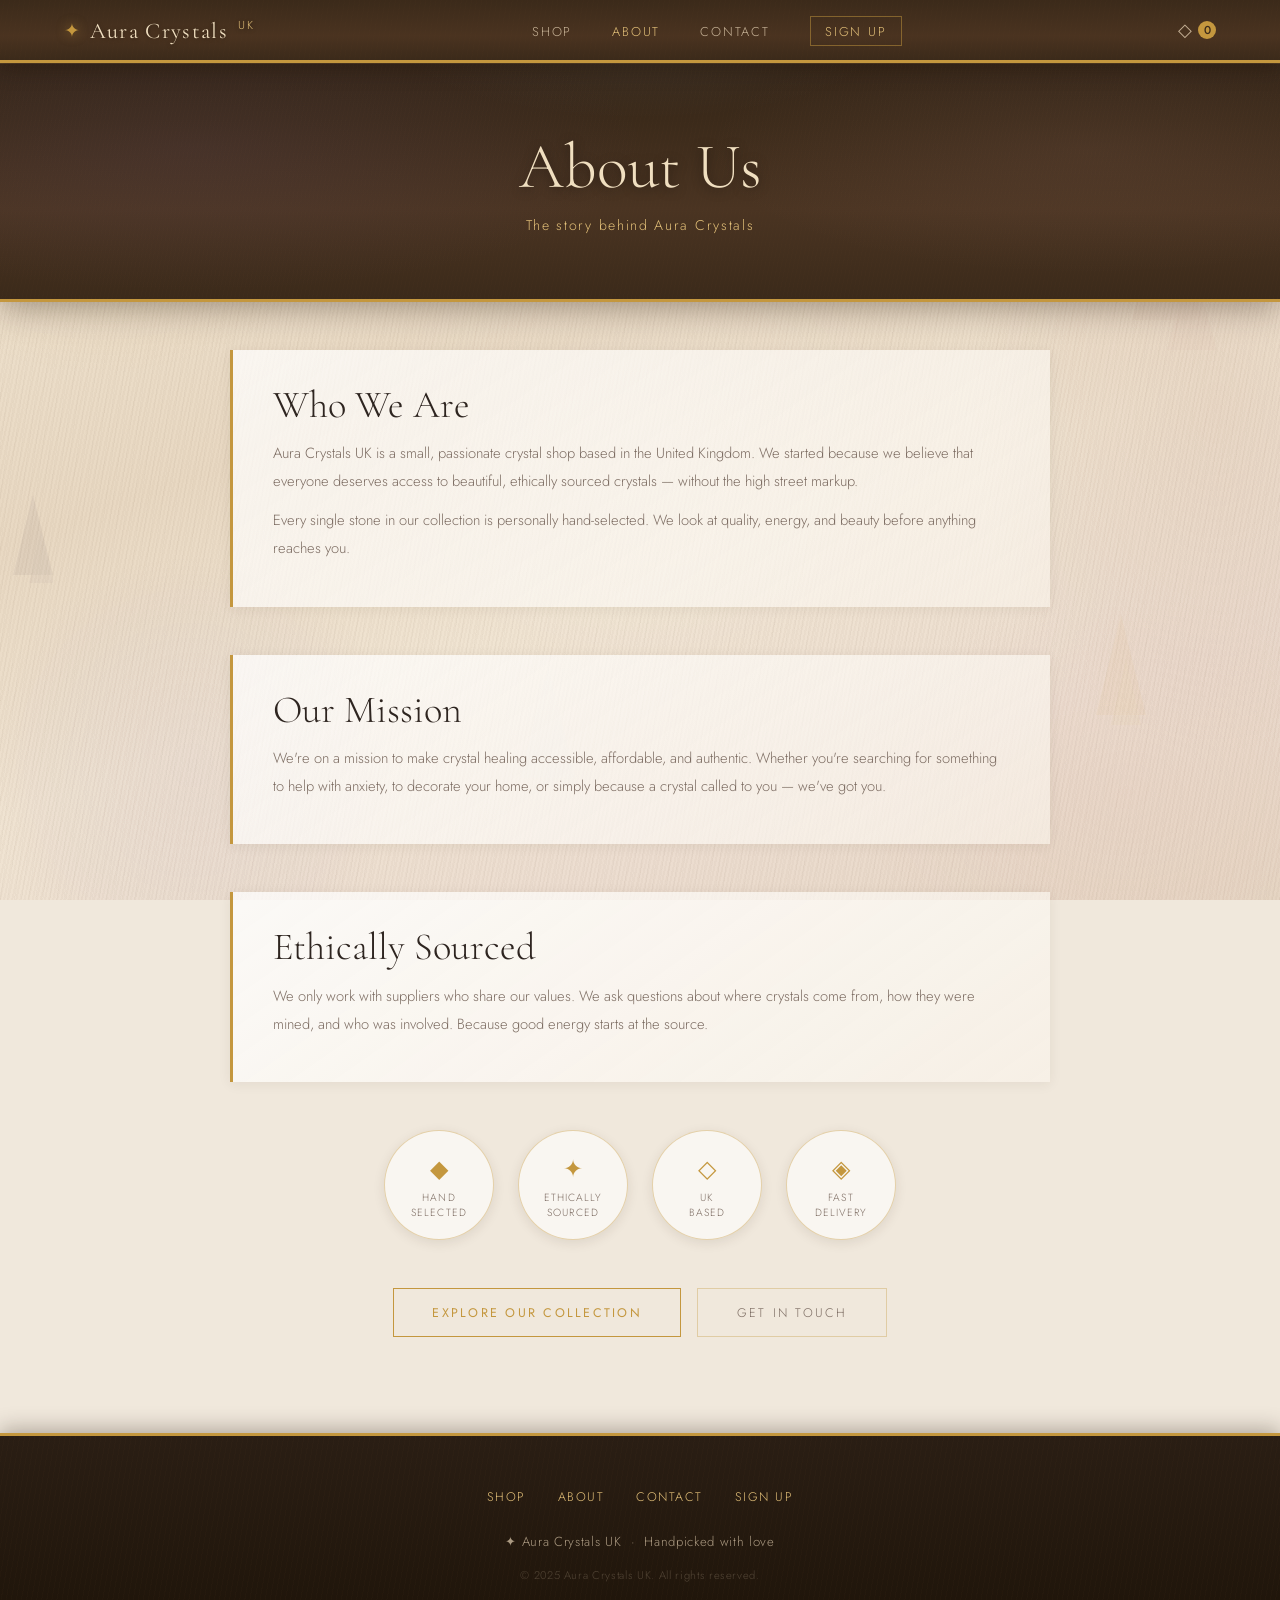
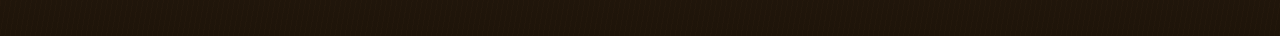
<file: about.html>
<!DOCTYPE html>
<html lang="en">
<head>
  <meta charset="UTF-8" />
  <meta name="viewport" content="width=device-width, initial-scale=1.0" />
  <title>About – Aura Crystals UK</title>
  <link rel="stylesheet" href="style.css" />
  <link href="https://fonts.googleapis.com/css2?family=Cormorant+Garamond:ital,wght@0,300;0,400;1,300&family=Jost:wght@300;400;500&display=swap" rel="stylesheet" />
</head>
<body>
  <div class="bg-scene">
    <div class="bg-crystal bgc-1"></div>
    <div class="bg-crystal bgc-2"></div>
    <div class="bg-crystal bgc-3"></div>
    <div class="bg-crystal bgc-4"></div>
    <div class="bg-crystal bgc-5"></div>
    <div class="bg-crystal bgc-6"></div>
  </div>

  <nav class="navbar">
    <a href="index.html" class="nav-logo">
      <span class="logo-icon">✦</span>
      <span class="logo-text">Aura Crystals <span class="logo-uk">UK</span></span>
    </a>
    <ul class="nav-links">
      <li><a href="shop.html">Shop</a></li>
      <li><a href="about.html" class="active">About</a></li>
      <li><a href="contact.html">Contact</a></li>
      <li><a href="signup.html" class="nav-highlight">Sign Up</a></li>
    </ul>
    <button class="nav-hamburger" id="navHamburger" aria-label="Open menu" onclick="toggleMobileNav()">
      <span></span><span></span><span></span>
    </button>
    <a href="cart.html" class="nav-cart">
      <span class="cart-icon">◇</span>
      <span class="cart-count" id="cartCount">0</span>
    </a>
  </nav>

  <div class="page-hero">
    <h1>About Us</h1>
    <p>The story behind Aura Crystals</p>
  </div>

  <section class="about-page">
    <div class="about-page-inner">
      <div class="about-block">
        <h2>Who We Are</h2>
        <p>Aura Crystals UK is a small, passionate crystal shop based in the United Kingdom. We started because we believe that everyone deserves access to beautiful, ethically sourced crystals — without the high street markup.</p>
        <p>Every single stone in our collection is personally hand-selected. We look at quality, energy, and beauty before anything reaches you.</p>
      </div>
      <div class="about-block">
        <h2>Our Mission</h2>
        <p>We're on a mission to make crystal healing accessible, affordable, and authentic. Whether you're searching for something to help with anxiety, to decorate your home, or simply because a crystal called to you — we've got you.</p>
      </div>
      <div class="about-block">
        <h2>Ethically Sourced</h2>
        <p>We only work with suppliers who share our values. We ask questions about where crystals come from, how they were mined, and who was involved. Because good energy starts at the source.</p>
      </div>
      <div class="about-badges">
        <div class="badge"><span>◆</span><p>Hand<br/>Selected</p></div>
        <div class="badge"><span>✦</span><p>Ethically<br/>Sourced</p></div>
        <div class="badge"><span>◇</span><p>UK<br/>Based</p></div>
        <div class="badge"><span>◈</span><p>Fast<br/>Delivery</p></div>
      </div>
      <div class="about-cta">
        <a href="shop.html" class="btn-primary">Explore Our Collection</a>
        <a href="contact.html" class="btn-secondary">Get in Touch</a>
      </div>
    </div>
  </section>

  <footer class="footer">
    <div class="footer-links">
      <a href="shop.html">Shop</a>
      <a href="about.html">About</a>
      <a href="contact.html">Contact</a>
      <a href="signup.html">Sign Up</a>
    </div>
    <p>✦ Aura Crystals UK &nbsp;·&nbsp; Handpicked with love</p>
    <p class="footer-small">© 2025 Aura Crystals UK. All rights reserved.</p>
  </footer>

  <script src="script.js"></script>
</body>
</html>
</file>
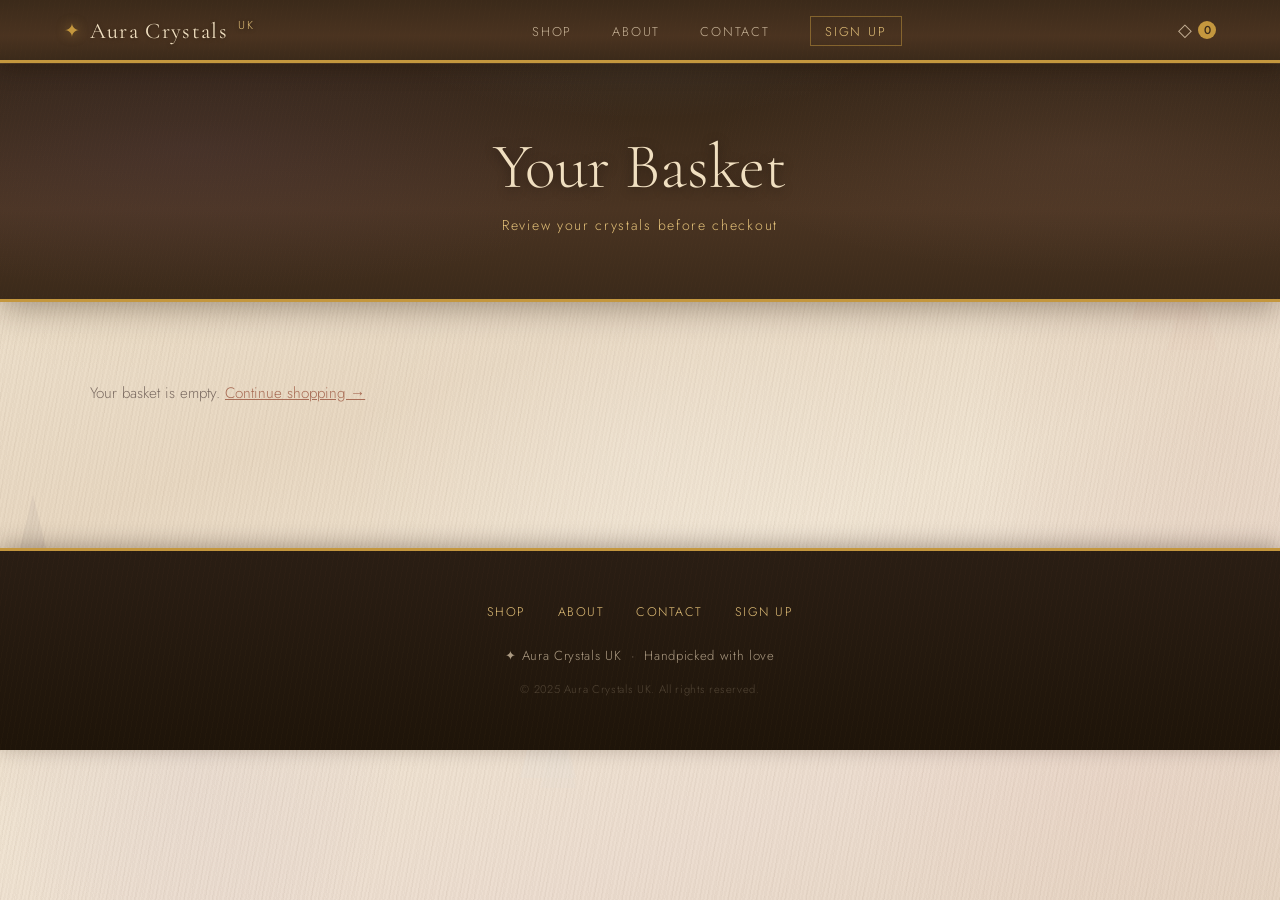
<file: cart.html>
<!DOCTYPE html>
<html lang="en">
<head>
  <meta charset="UTF-8" />
  <meta name="viewport" content="width=device-width, initial-scale=1.0" />
  <title>Basket – Aura Crystals UK</title>
  <link rel="stylesheet" href="style.css" />
  <link href="https://fonts.googleapis.com/css2?family=Cormorant+Garamond:ital,wght@0,300;0,400;1,300&family=Jost:wght@300;400;500&display=swap" rel="stylesheet" />
</head>
<body>
  <div class="bg-scene">
    <div class="bg-crystal bgc-1"></div>
    <div class="bg-crystal bgc-2"></div>
    <div class="bg-crystal bgc-3"></div>
    <div class="bg-crystal bgc-4"></div>
    <div class="bg-crystal bgc-5"></div>
    <div class="bg-crystal bgc-6"></div>
  </div>

  <nav class="navbar">
    <a href="index.html" class="nav-logo">
      <span class="logo-icon">✦</span>
      <span class="logo-text">Aura Crystals <span class="logo-uk">UK</span></span>
    </a>
    <ul class="nav-links">
      <li><a href="shop.html">Shop</a></li>
      <li><a href="about.html">About</a></li>
      <li><a href="contact.html">Contact</a></li>
      <li><a href="signup.html" class="nav-highlight">Sign Up</a></li>
    </ul>
    <button class="nav-hamburger" id="navHamburger" aria-label="Open menu" onclick="toggleMobileNav()">
      <span></span><span></span><span></span>
    </button>
    <a href="cart.html" class="nav-cart active">
      <span class="cart-icon">◇</span>
      <span class="cart-count" id="cartCount">0</span>
    </a>
  </nav>

  <div class="page-hero">
    <h1>Your Basket</h1>
    <p>Review your crystals before checkout</p>
  </div>

  <section class="cart-page">
    <div class="cart-page-inner">
      <div id="cartPageItems"></div>

      <div class="order-summary" id="orderSummary" style="display:none;">
        <h3>Order Summary</h3>
        <div id="summaryLines"></div>
        <div class="summary-row summary-total">
          <span>Total</span>
          <span id="summaryTotal">£0.00</span>
        </div>
        <div class="checkout-section">
          <h3>Delivery Details</h3>
          <div class="form-row">
            <div class="form-group">
              <label>First Name</label>
              <input type="text" id="delivFirst" placeholder="Jane" />
            </div>
            <div class="form-group">
              <label>Last Name</label>
              <input type="text" id="delivLast" placeholder="Smith" />
            </div>
          </div>
          <div class="form-group">
            <label>Email Address</label>
            <input type="email" id="delivEmail" placeholder="jane@email.com" />
          </div>
          <div class="form-group">
            <label>Address Line 1</label>
            <input type="text" id="delivAddr1" placeholder="12 Crystal Lane" />
          </div>
          <div class="form-row">
            <div class="form-group">
              <label>City</label>
              <input type="text" id="delivCity" placeholder="London" />
            </div>
            <div class="form-group">
              <label>Postcode</label>
              <input type="text" id="delivPostcode" placeholder="SW1A 1AA" />
            </div>
          </div>
          <div class="payment-notice">
            <p>This is a demo checkout. No real payment will be taken.</p>
            <p class="payment-sub">Real payments can be wired up via Stripe or PayPal.</p>
          </div>
          <button class="btn-primary full-width checkout-btn" onclick="simulateCheckout()">
            Complete Order ✦
          </button>
          <div class="payment-icons">
            <span>VISA</span>
            <span>MASTERCARD</span>
            <span>PAYPAL</span>
            <span>AMEX</span>
          </div>
        </div>
      </div>
    </div>
  </section>

  <div class="order-success hidden" id="orderSuccess">
    <div class="success-inner">
      <span class="success-icon">✦</span>
      <h2>Order Placed!</h2>
      <p>Thank you for your order. We'll send your crystals with love and care. Check your email for confirmation.</p>
      <a href="shop.html" class="btn-primary" style="opacity:1;animation:none;">Continue Shopping</a>
    </div>
  </div>

  <footer class="footer">
    <div class="footer-links">
      <a href="shop.html">Shop</a>
      <a href="about.html">About</a>
      <a href="contact.html">Contact</a>
      <a href="signup.html">Sign Up</a>
    </div>
    <p>✦ Aura Crystals UK &nbsp;·&nbsp; Handpicked with love</p>
    <p class="footer-small">© 2025 Aura Crystals UK. All rights reserved.</p>
  </footer>

  <script src="script.js"></script>
</body>
</html>
</file>
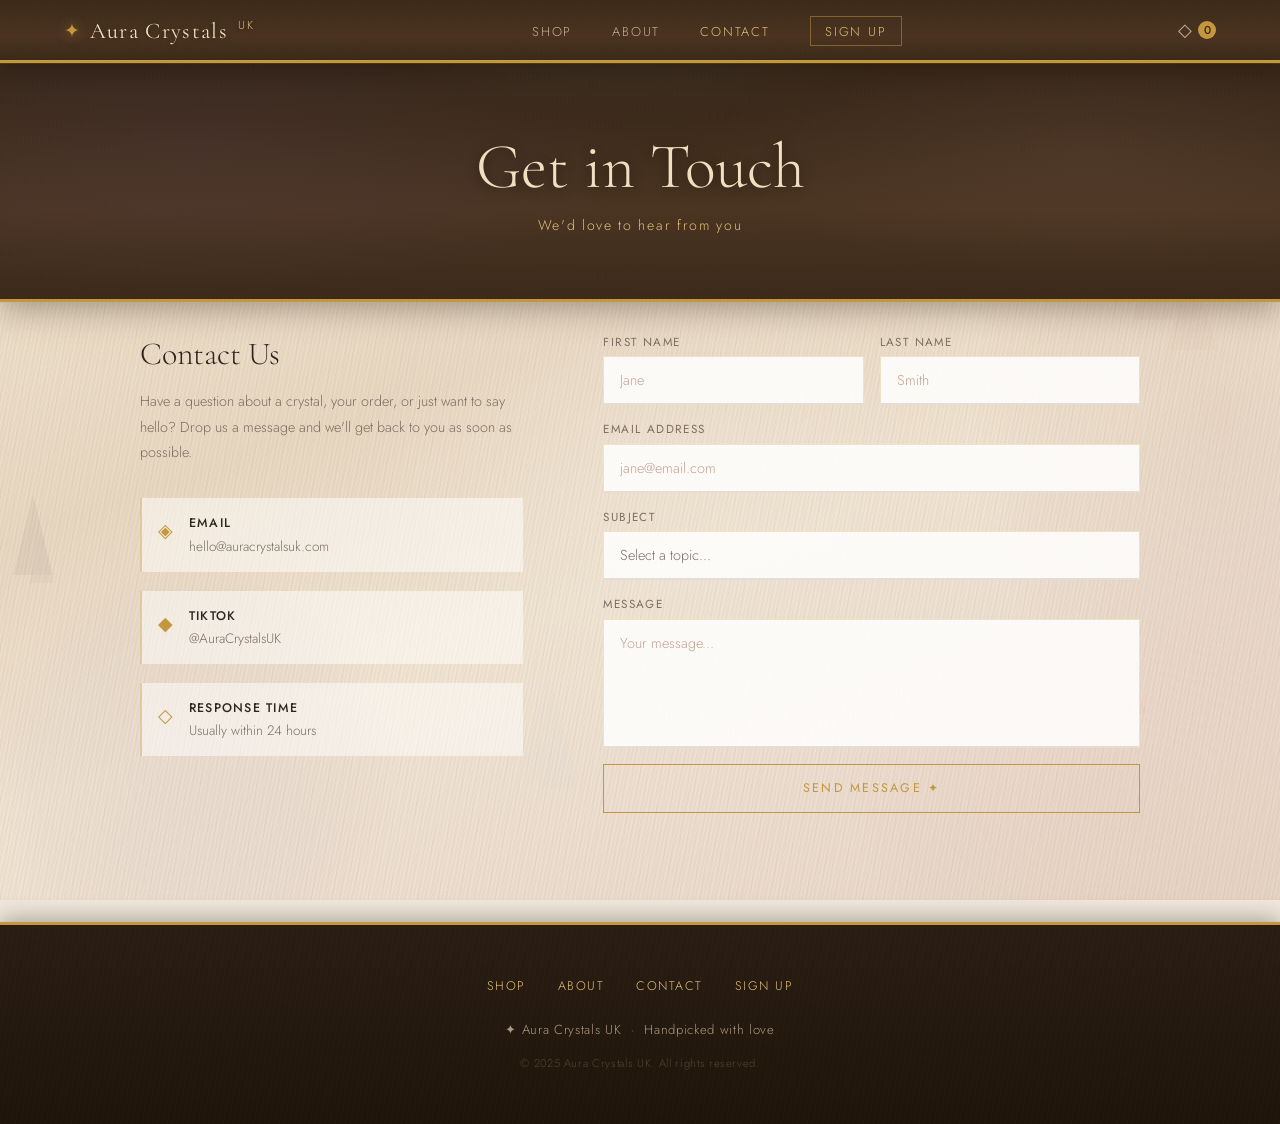
<file: contact.html>
<!DOCTYPE html>
<html lang="en">
<head>
  <meta charset="UTF-8" />
  <meta name="viewport" content="width=device-width, initial-scale=1.0" />
  <title>Contact – Aura Crystals UK</title>
  <link rel="stylesheet" href="style.css" />
  <link href="https://fonts.googleapis.com/css2?family=Cormorant+Garamond:ital,wght@0,300;0,400;1,300&family=Jost:wght@300;400;500&display=swap" rel="stylesheet" />
</head>
<body>
  <div class="bg-scene">
    <div class="bg-crystal bgc-1"></div>
    <div class="bg-crystal bgc-2"></div>
    <div class="bg-crystal bgc-3"></div>
    <div class="bg-crystal bgc-4"></div>
    <div class="bg-crystal bgc-5"></div>
    <div class="bg-crystal bgc-6"></div>
  </div>

  <nav class="navbar">
    <a href="index.html" class="nav-logo">
      <span class="logo-icon">✦</span>
      <span class="logo-text">Aura Crystals <span class="logo-uk">UK</span></span>
    </a>
    <ul class="nav-links">
      <li><a href="shop.html">Shop</a></li>
      <li><a href="about.html">About</a></li>
      <li><a href="contact.html" class="active">Contact</a></li>
      <li><a href="signup.html" class="nav-highlight">Sign Up</a></li>
    </ul>
    <button class="nav-hamburger" id="navHamburger" aria-label="Open menu" onclick="toggleMobileNav()">
      <span></span><span></span><span></span>
    </button>
    <a href="cart.html" class="nav-cart">
      <span class="cart-icon">◇</span>
      <span class="cart-count" id="cartCount">0</span>
    </a>
  </nav>

  <div class="page-hero">
    <h1>Get in Touch</h1>
    <p>We'd love to hear from you</p>
  </div>

  <section class="contact-page">
    <div class="contact-page-inner">
      <div class="contact-info">
        <h2>Contact Us</h2>
        <p>Have a question about a crystal, your order, or just want to say hello? Drop us a message and we'll get back to you as soon as possible.</p>
        <div class="contact-details">
          <div class="contact-detail-item">
            <span class="detail-icon">◈</span>
            <div><strong>Email</strong><p>hello@auracrystalsuk.com</p></div>
          </div>
          <div class="contact-detail-item">
            <span class="detail-icon">◆</span>
            <div><strong>TikTok</strong><p>@AuraCrystalsUK</p></div>
          </div>
          <div class="contact-detail-item">
            <span class="detail-icon">◇</span>
            <div><strong>Response Time</strong><p>Usually within 24 hours</p></div>
          </div>
        </div>
      </div>
      <div class="contact-form-wrap">
        <form class="contact-form" id="contactForm">
          <div class="form-row">
            <div class="form-group">
              <label>First Name</label>
              <input type="text" id="contactFirst" placeholder="Jane" required />
            </div>
            <div class="form-group">
              <label>Last Name</label>
              <input type="text" id="contactLast" placeholder="Smith" required />
            </div>
          </div>
          <div class="form-group">
            <label>Email Address</label>
            <input type="email" id="contactEmail" placeholder="jane@email.com" required />
          </div>
          <div class="form-group">
            <label>Subject</label>
            <select id="contactSubject">
              <option value="">Select a topic...</option>
              <option value="order">My Order</option>
              <option value="product">Product Question</option>
              <option value="wholesale">Wholesale Enquiry</option>
              <option value="other">Other</option>
            </select>
          </div>
          <div class="form-group">
            <label>Message</label>
            <textarea id="contactMessage" rows="5" placeholder="Your message..." required></textarea>
          </div>
          <button type="submit" class="btn-primary full-width">Send Message ✦</button>
          <p class="form-confirm" id="formConfirm"></p>
        </form>
      </div>
    </div>
  </section>

  <footer class="footer">
    <div class="footer-links">
      <a href="shop.html">Shop</a>
      <a href="about.html">About</a>
      <a href="contact.html">Contact</a>
      <a href="signup.html">Sign Up</a>
    </div>
    <p>✦ Aura Crystals UK &nbsp;·&nbsp; Handpicked with love</p>
    <p class="footer-small">© 2025 Aura Crystals UK. All rights reserved.</p>
  </footer>

  <script src="script.js"></script>
</body>
</html>
</file>
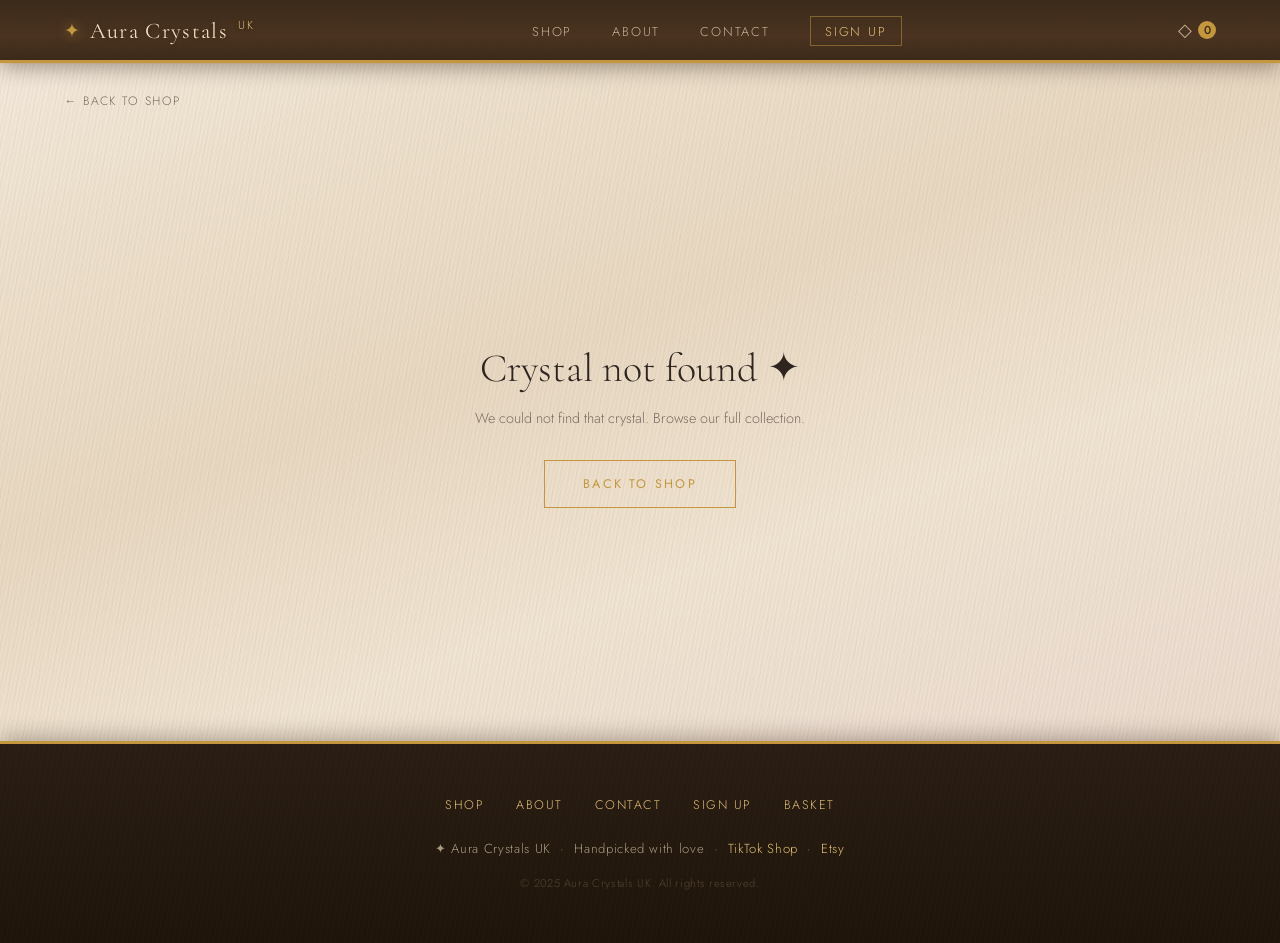
<file: crystal.html>
<!DOCTYPE html>
<html lang="en">
<head>
  <meta charset="UTF-8" />
  <meta name="viewport" content="width=device-width, initial-scale=1.0" />
  <title>Crystal Detail – Aura Crystals UK</title>
  <link href="https://fonts.googleapis.com/css2?family=Cormorant+Garamond:ital,wght@0,300;0,400;0,600;1,300;1,400&family=Jost:wght@200;300;400;500&display=swap" rel="stylesheet" />
  <style>
    :root {
      --cream:        #f7f2ec;
      --parchment:    #ede4d6;
      --blush:        #dfc9b4;
      --muted-rose:   #c4a08e;
      --stone:        #7d6d63;
      --deep:         #2e2520;
      --accent:       #a86d56;
      --gold:         #c4973e;
      --gold-light:   #e2bf78;
      --wood-dark:    #3b2a1a;
      --wood-mid:     #5c3d22;
      --wood-light:   #8b5e35;
      --font-display: 'Cormorant Garamond', serif;
      --font-body:    'Jost', sans-serif;
      --crystal-color: #c4973e;
    }

    *, *::before, *::after { box-sizing: border-box; margin: 0; padding: 0; }
    html { scroll-behavior: smooth; }

    body {
      font-family: var(--font-body);
      color: var(--deep);
      min-height: 100vh;
      overflow-x: hidden;
      background-color: #f0e8dc;
    }

    body::before {
      content: '';
      position: fixed;
      inset: 0;
      z-index: 0;
      pointer-events: none;
      background-image:
        repeating-linear-gradient(102deg, transparent, transparent 2px, rgba(92,61,34,0.03) 2px, rgba(92,61,34,0.03) 4px),
        repeating-linear-gradient(98deg, transparent, transparent 6px, rgba(59,42,26,0.025) 6px, rgba(59,42,26,0.025) 7px),
        linear-gradient(160deg, #f5ece0 0%, #ede0cc 20%, #e8d8c2 40%, #f0e4d2 60%, #ecddd0 80%, #e6d6c4 100%);
    }

    /* NAVBAR */
    .navbar {
      position: fixed;
      top: 0; left: 0; right: 0;
      z-index: 100;
      display: flex;
      align-items: center;
      justify-content: space-between;
      padding: 1rem 4rem;
      background:
        repeating-linear-gradient(100deg, transparent, transparent 4px, rgba(92,61,34,0.05) 4px, rgba(92,61,34,0.05) 5px),
        linear-gradient(180deg, #3b2a1a 0%, #4a3320 60%, #3b2a1a 100%);
      border-bottom: 3px solid var(--gold);
      box-shadow: 0 4px 20px rgba(30,15,5,0.4), 0 1px 0 rgba(255,200,100,0.15);
    }
    .nav-logo { display: flex; align-items: center; gap: 0.6rem; text-decoration: none; }
    .logo-icon {
      color: var(--gold); font-size: 1.2rem;
      animation: spin-slow 10s linear infinite;
      display: inline-block;
      filter: drop-shadow(0 0 6px rgba(196,151,62,0.6));
    }
    @keyframes spin-slow { from { transform: rotate(0deg); } to { transform: rotate(360deg); } }
    .logo-text {
      font-family: var(--font-display); font-size: 1.4rem; font-weight: 400;
      color: #f0dfc0; letter-spacing: 0.06em; text-shadow: 0 1px 4px rgba(0,0,0,0.4);
    }
    .logo-uk {
      font-size: 0.72rem; font-family: var(--font-body); font-weight: 300;
      letter-spacing: 0.18em; color: var(--gold-light); margin-left: 4px; vertical-align: super;
    }
    .nav-links { display: flex; list-style: none; gap: 2.5rem; }
    .nav-links a {
      font-family: var(--font-body); font-size: 0.8rem; font-weight: 300;
      letter-spacing: 0.14em; text-transform: uppercase;
      color: rgba(240,220,190,0.75); text-decoration: none; transition: color 0.3s;
    }
    .nav-links a:hover { color: var(--gold-light); }
    .nav-highlight { color: var(--gold-light) !important; border: 1px solid rgba(196,151,62,0.5); padding: 0.3rem 0.9rem; }
    .nav-cart {
      display: flex; align-items: center; gap: 0.35rem; cursor: pointer;
      font-size: 1.1rem; color: rgba(240,220,190,0.75); text-decoration: none; transition: color 0.3s;
    }
    .nav-cart:hover { color: var(--gold-light); }
    .cart-count {
      font-family: var(--font-body); font-size: 0.72rem; font-weight: 500;
      background: var(--gold); color: var(--wood-dark);
      width: 18px; height: 18px; border-radius: 50%;
      display: flex; align-items: center; justify-content: center;
    }

    /* WOOD DIVIDER */
    .wood-divider {
      position: relative; z-index: 1; height: 6px;
      background: linear-gradient(90deg, var(--wood-dark) 0%, var(--wood-mid) 15%, var(--wood-light) 30%, #a07040 45%, var(--wood-light) 55%, var(--wood-mid) 70%, var(--wood-dark) 85%, var(--wood-mid) 100%);
      box-shadow: 0 2px 8px rgba(30,15,5,0.25), inset 0 1px 0 rgba(255,200,120,0.2), inset 0 -1px 0 rgba(0,0,0,0.3);
    }

    /* BREADCRUMB */
    .breadcrumb-bar {
      position: relative; z-index: 1;
      padding: 5.5rem 4rem 0;
    }
    .breadcrumb {
      display: inline-flex; align-items: center; gap: 0.5rem;
      font-size: 0.76rem; font-weight: 300; letter-spacing: 0.12em;
      text-transform: uppercase; color: var(--stone); text-decoration: none;
      transition: color 0.3s;
    }
    .breadcrumb:hover { color: var(--gold); }

    /* CRYSTAL HERO */
    .crystal-hero {
      position: relative; z-index: 1;
      display: grid;
      grid-template-columns: 1fr 1fr;
      gap: 0;
      min-height: 80vh;
      margin-top: 1rem;
    }

    /* LEFT — image panel */
    .crystal-image-panel {
      position: relative;
      overflow: hidden;
      background: var(--wood-dark);
    }
    .crystal-image-panel::before {
      content: '';
      position: absolute;
      top: 0; left: 0; bottom: 0;
      width: 5px;
      background: var(--crystal-color);
      z-index: 2;
      box-shadow: 0 0 20px rgba(196,151,62,0.4);
    }
    .crystal-image-panel::after {
      content: '';
      position: absolute; inset: 0;
      background:
        linear-gradient(to right, transparent 70%, rgba(240,232,220,0.18) 100%),
        linear-gradient(to bottom, rgba(0,0,0,0.15) 0%, transparent 30%, transparent 70%, rgba(0,0,0,0.2) 100%);
      pointer-events: none;
      z-index: 1;
    }
    .crystal-hero-img {
      width: 100%; height: 100%;
      object-fit: cover; object-position: center;
      display: block;
      transition: transform 0.8s cubic-bezier(0.25,0.46,0.45,0.94);
    }
    .crystal-image-panel:hover .crystal-hero-img { transform: scale(1.04); }
    .crystal-img-fallback {
      position: absolute; inset: 0;
      display: flex; align-items: center; justify-content: center;
      font-size: 8rem; opacity: 0.9;
    }

    /* RIGHT — info panel */
    .crystal-info-panel {
      position: relative;
      padding: 3.5rem 4rem;
      background:
        repeating-linear-gradient(100deg, transparent, transparent 4px, rgba(92,61,34,0.04) 4px, rgba(92,61,34,0.04) 5px),
        linear-gradient(160deg, #ede4d6 0%, #e4d8c5 50%, #ede0d0 100%);
      display: flex; flex-direction: column;
      justify-content: center; gap: 1.4rem;
    }
    .crystal-eyebrow {
      font-size: 0.7rem; font-weight: 300; letter-spacing: 0.22em;
      text-transform: uppercase; color: var(--gold);
      opacity: 0; animation: fadeUp 0.6s ease forwards 0.2s;
    }
    .crystal-name {
      font-family: var(--font-display);
      font-size: clamp(2.4rem, 4vw, 3.8rem);
      font-weight: 300; line-height: 1.05; color: var(--deep);
      text-shadow: 0 2px 8px rgba(0,0,0,0.08);
      opacity: 0; animation: fadeUp 0.6s ease forwards 0.35s;
    }
    .crystal-tagline {
      font-family: var(--font-display);
      font-size: 1.1rem; font-weight: 300; font-style: italic;
      color: var(--stone); line-height: 1.5;
      opacity: 0; animation: fadeUp 0.6s ease forwards 0.5s;
    }
    .crystal-price-row {
      display: flex; align-items: center; gap: 1.5rem;
      opacity: 0; animation: fadeUp 0.6s ease forwards 0.6s;
    }
    .crystal-price {
      font-family: var(--font-display);
      font-size: 2.2rem; font-weight: 600; color: var(--accent);
    }
    .crystal-stock {
      font-size: 0.72rem; font-weight: 300; letter-spacing: 0.14em;
      text-transform: uppercase; color: var(--stone);
      display: flex; align-items: center; gap: 0.4rem;
    }
    .crystal-stock::before {
      content: '';
      width: 7px; height: 7px; border-radius: 50%;
      background: #7aaa7a;
      box-shadow: 0 0 6px rgba(122,170,122,0.6);
      display: inline-block;
    }

    /* Property tags */
    .crystal-properties {
      display: flex; flex-wrap: wrap; gap: 0.5rem;
      opacity: 0; animation: fadeUp 0.6s ease forwards 0.7s;
    }
    .prop-tag {
      font-size: 0.68rem; font-weight: 400; letter-spacing: 0.12em;
      text-transform: uppercase; color: var(--wood-mid);
      border: 1px solid rgba(92,61,34,0.25);
      padding: 0.3rem 0.75rem;
      background: rgba(255,255,255,0.55);
      transition: border-color 0.3s, color 0.3s, background 0.3s;
    }
    .prop-tag:hover { border-color: var(--gold); color: var(--gold); background: rgba(196,151,62,0.07); }

    /* Qty + Add to cart */
    .cart-row {
      display: flex; align-items: center; gap: 1rem; flex-wrap: wrap;
      opacity: 0; animation: fadeUp 0.6s ease forwards 0.85s;
    }
    .qty-control {
      display: flex; align-items: center;
      border: 1px solid rgba(196,151,62,0.4);
      background: rgba(255,255,255,0.6);
    }
    .qty-control button {
      width: 40px; height: 46px;
      background: none; border: none;
      font-size: 1.2rem; color: var(--stone);
      cursor: pointer; transition: color 0.2s, background 0.2s;
      font-family: var(--font-body);
    }
    .qty-control button:hover { color: var(--gold); background: rgba(196,151,62,0.08); }
    .qty-control .qty-display {
      min-width: 44px; text-align: center;
      font-size: 0.95rem; font-weight: 400; color: var(--deep);
      padding: 0 0.5rem;
      border-left: 1px solid rgba(196,151,62,0.25);
      border-right: 1px solid rgba(196,151,62,0.25);
      line-height: 46px;
    }
    .btn-add-to-cart {
      flex: 1; min-width: 180px;
      padding: 0.85rem 2rem;
      background: var(--wood-dark);
      border: 1px solid var(--gold);
      color: var(--gold-light);
      font-family: var(--font-body); font-size: 0.78rem;
      font-weight: 400; letter-spacing: 0.18em; text-transform: uppercase;
      cursor: pointer;
      transition: background 0.3s, color 0.3s, box-shadow 0.3s, transform 0.2s;
      position: relative; overflow: hidden;
    }
    .btn-add-to-cart::after {
      content: '';
      position: absolute; inset: 0;
      background: linear-gradient(135deg, rgba(196,151,62,0) 40%, rgba(196,151,62,0.15) 100%);
      opacity: 0; transition: opacity 0.3s;
    }
    .btn-add-to-cart:hover {
      background: #4a3320;
      box-shadow: 0 6px 25px rgba(30,15,5,0.35);
      transform: translateY(-2px);
    }
    .btn-add-to-cart:hover::after { opacity: 1; }
    .btn-add-to-cart:active { transform: translateY(0); }
    .btn-add-to-cart.added { background: var(--accent); border-color: var(--accent); color: white; }
    .btn-wishlist {
      width: 46px; height: 46px;
      background: rgba(255,255,255,0.55);
      border: 1px solid rgba(196,151,62,0.35);
      color: var(--muted-rose); font-size: 1rem;
      cursor: pointer; transition: all 0.3s;
      display: flex; align-items: center; justify-content: center;
    }
    .btn-wishlist:hover { border-color: var(--accent); color: var(--accent); background: rgba(168,109,86,0.08); }

    /* DETAIL TABS */
    .detail-section {
      position: relative; z-index: 1;
      padding: 4rem 4rem 5rem;
    }
    .tabs {
      display: flex; gap: 0;
      border-bottom: 2px solid rgba(196,151,62,0.2);
      margin-bottom: 2.5rem;
      overflow-x: auto;
    }
    .tab-btn {
      padding: 0.85rem 2rem;
      background: none; border: none;
      font-family: var(--font-body); font-size: 0.78rem;
      font-weight: 300; letter-spacing: 0.14em; text-transform: uppercase;
      color: var(--stone); cursor: pointer;
      border-bottom: 2px solid transparent;
      margin-bottom: -2px;
      transition: color 0.3s, border-color 0.3s;
      white-space: nowrap;
    }
    .tab-btn.active { color: var(--gold); border-bottom-color: var(--gold); }
    .tab-btn:hover:not(.active) { color: var(--deep); }
    .tab-panel { display: none; animation: fadeUp 0.4s ease; }
    .tab-panel.active { display: block; }
    .tab-content { max-width: 720px; }
    .tab-content p {
      font-size: 0.95rem; font-weight: 300;
      line-height: 1.95; color: var(--stone);
      margin-bottom: 1rem;
    }
    .tab-content p:last-child { margin-bottom: 0; }

    /* RELATED CRYSTALS */
    .related-section {
      position: relative; z-index: 1;
      padding: 3rem 4rem 5rem;
      background:
        repeating-linear-gradient(100deg, transparent, transparent 4px, rgba(92,61,34,0.04) 4px, rgba(92,61,34,0.04) 5px),
        linear-gradient(170deg, #ede4d6 0%, #e4d8c5 40%, #eae0d0 70%, #e6dac8 100%);
    }
    .section-header { text-align: center; margin-bottom: 2.5rem; }
    .section-header h2 {
      font-family: var(--font-display);
      font-size: clamp(1.8rem, 3vw, 2.6rem);
      font-weight: 300; color: var(--deep); margin-bottom: 0.4rem;
    }
    .section-header p { font-size: 0.85rem; font-weight: 300; color: var(--stone); letter-spacing: 0.1em; }
    .related-grid {
      display: grid;
      grid-template-columns: repeat(auto-fill, minmax(200px, 1fr));
      gap: 1.5rem; max-width: 1100px; margin: 0 auto;
    }
    .related-card {
      display: block; text-decoration: none;
      background: linear-gradient(160deg, rgba(255,255,255,0.85) 0%, rgba(250,244,235,0.9) 100%);
      border: 1px solid rgba(196,151,62,0.18);
      border-bottom: 4px solid rgba(92,61,34,0.3);
      padding: 1.8rem 1.2rem 1.5rem;
      text-align: center;
      transition: transform 0.35s, box-shadow 0.35s;
      box-shadow: 0 4px 15px rgba(59,42,26,0.1);
      position: relative;
    }
    .related-card::after {
      content: '';
      position: absolute; bottom: -4px; left: 8px; right: 8px; height: 4px;
      background: repeating-linear-gradient(90deg, rgba(92,61,34,0.6), rgba(92,61,34,0.4) 4px, rgba(139,94,53,0.5) 4px, rgba(139,94,53,0.3) 8px);
    }
    .related-card:hover { transform: translateY(-7px); box-shadow: 0 16px 40px rgba(59,42,26,0.18); }
    .related-icon {
      font-size: 2.8rem; margin-bottom: 0.8rem; display: block;
      animation: float 5s ease-in-out infinite;
      filter: drop-shadow(0 4px 8px rgba(0,0,0,0.15));
    }
    @keyframes float {
      0%, 100% { transform: translateY(0) rotate(0deg); }
      50%       { transform: translateY(-14px) rotate(5deg); }
    }
    .related-name {
      font-family: var(--font-display); font-size: 1.2rem;
      font-weight: 400; color: var(--deep); margin-bottom: 0.3rem; display: block;
    }
    .related-price {
      font-family: var(--font-display); font-size: 1rem;
      color: var(--accent); font-weight: 600; display: block;
    }

    /* TOAST */
    .toast {
      position: fixed; bottom: 2rem; right: 2rem; z-index: 300;
      background: linear-gradient(135deg, #3b2a1a, #4a3320);
      color: var(--gold-light);
      padding: 0.85rem 1.6rem;
      font-size: 0.82rem; font-weight: 300; letter-spacing: 0.08em;
      border-left: 3px solid var(--gold);
      box-shadow: 0 8px 25px rgba(30,15,5,0.4);
      opacity: 0; transform: translateY(12px);
      transition: opacity 0.3s, transform 0.3s;
      pointer-events: none;
    }
    .toast.show { opacity: 1; transform: translateY(0); }

    /* FOOTER */
    .footer {
      position: relative; z-index: 1;
      text-align: center; padding: 3rem 2rem;
      font-size: 0.82rem; font-weight: 300;
      letter-spacing: 0.05em; line-height: 2.2;
      background:
        repeating-linear-gradient(100deg, transparent, transparent 4px, rgba(92,61,34,0.06) 4px, rgba(92,61,34,0.06) 5px),
        linear-gradient(180deg, #2a1e14 0%, #1e1409 100%);
      border-top: 3px solid var(--gold);
      box-shadow: 0 -4px 20px rgba(30,15,5,0.3);
      color: rgba(230,210,180,0.7);
    }
    .footer-links { display: flex; gap: 2rem; justify-content: center; margin-bottom: 1rem; flex-wrap: wrap; }
    .footer-links a { color: rgba(226,191,120,0.6); text-decoration: none; font-size: 0.78rem; font-weight: 300; letter-spacing: 0.12em; text-transform: uppercase; transition: color .3s; }
    .footer-links a:hover { color: var(--gold-light); }
    .footer a { color: var(--gold-light); text-decoration: none; transition: opacity .3s; }
    .footer a:hover { opacity: 0.7; }
    .footer-small { font-size: 0.7rem; opacity: 0.35; margin-top: 0.4rem; }

    /* NOT FOUND */
    .not-found {
      position: relative; z-index: 1;
      min-height: 70vh;
      display: flex; flex-direction: column;
      align-items: center; justify-content: center;
      text-align: center; padding: 4rem 2rem;
    }
    .not-found h2 { font-family: var(--font-display); font-size: 2.5rem; font-weight: 300; color: var(--deep); margin-bottom: 1rem; }
    .not-found p { font-size: 0.9rem; font-weight: 300; color: var(--stone); margin-bottom: 2rem; }
    .not-found a {
      display: inline-block; padding: 0.9rem 2.4rem;
      background: transparent; border: 1px solid var(--gold);
      color: var(--gold); font-family: var(--font-body);
      font-size: 0.78rem; letter-spacing: 0.18em;
      text-transform: uppercase; text-decoration: none;
      transition: background 0.3s, color 0.3s;
    }
    .not-found a:hover { background: var(--gold); color: var(--wood-dark); }

    /* ANIMATIONS */
    @keyframes fadeUp {
      from { opacity: 0; transform: translateY(20px); }
      to   { opacity: 1; transform: translateY(0); }
    }

    /* HAMBURGER */
    .nav-hamburger { display: none; flex-direction: column; justify-content: center; gap: 5px; background: none; border: none; cursor: pointer; padding: 4px; z-index: 1001; }
    .nav-hamburger span { display: block; width: 22px; height: 2px; background: var(--gold-light); border-radius: 2px; transition: transform 0.3s ease, opacity 0.3s ease; }
    .nav-hamburger.open span:nth-child(1) { transform: translateY(7px) rotate(45deg); }
    .nav-hamburger.open span:nth-child(2) { opacity: 0; transform: scaleX(0); }
    .nav-hamburger.open span:nth-child(3) { transform: translateY(-7px) rotate(-45deg); }

    /* RESPONSIVE */
    @media (max-width: 900px) {
      .navbar { padding: 1rem 1.5rem; }
      .nav-hamburger { display: flex; }
      .nav-links { display: none; position: fixed; inset: 0; background: rgba(20,12,5,0.97); backdrop-filter: blur(10px); z-index: 1000; flex-direction: column; justify-content: center; align-items: center; gap: 2.5rem; }
      .nav-links.mobile-open { display: flex; }
      .nav-links.mobile-open li { list-style: none; }
      .nav-links.mobile-open a { font-size: 1.3rem; letter-spacing: 0.1em; color: rgba(240,220,190,0.85); }
      .nav-links.mobile-open a:hover { color: var(--gold-light); }
      .crystal-hero { grid-template-columns: 1fr; min-height: auto; }
      .crystal-image-panel { height: 55vw; min-height: 260px; max-height: 420px; }
      .crystal-info-panel { padding: 2rem 1.5rem; }
      .breadcrumb-bar { padding: 5rem 1.5rem 0; }
      .detail-section { padding: 2.5rem 1.5rem 3rem; }
      .related-section { padding: 2rem 1.5rem 3rem; }
    }
    @media (max-width: 560px) {
      .crystal-name { font-size: 2.2rem; }
      .cart-row { flex-direction: column; align-items: stretch; }
      .btn-add-to-cart { min-width: 0; }
    }
  </style>
</head>
<body>

  <div class="bg-scene">
    <div class="bg-crystal bgc-1"></div>
    <div class="bg-crystal bgc-2"></div>
    <div class="bg-crystal bgc-3"></div>
    <div class="bg-crystal bgc-4"></div>
    <div class="bg-crystal bgc-5"></div>
    <div class="bg-crystal bgc-6"></div>
  </div>

  <!-- NAVBAR -->
  <nav class="navbar">
    <a href="index.html" class="nav-logo">
      <span class="logo-icon">✦</span>
      <span class="logo-text">Aura Crystals <span class="logo-uk">UK</span></span>
    </a>
    <ul class="nav-links">
      <li><a href="shop.html">Shop</a></li>
      <li><a href="about.html">About</a></li>
      <li><a href="contact.html">Contact</a></li>
      <li><a href="signup.html" class="nav-highlight">Sign Up</a></li>
    </ul>
    <button class="nav-hamburger" id="navHamburger" aria-label="Open menu" onclick="toggleMobileNav()">
      <span></span><span></span><span></span>
    </button>
    <a href="cart.html" class="nav-cart">
      <span>&#9671;</span>
      <span class="cart-count" id="cartCount">0</span>
    </a>
  </nav>

  <!-- BREADCRUMB -->
  <div class="breadcrumb-bar">
    <a href="shop.html" class="breadcrumb">← Back to Shop</a>
  </div>

  <!-- MAIN CONTENT — injected by JS -->
  <div id="crystalPage"></div>

  <!-- TOAST -->
  <div class="toast" id="toast">Added to basket ✦</div>

  <!-- FOOTER -->
  <footer class="footer">
    <div class="footer-links">
      <a href="shop.html">Shop</a>
      <a href="about.html">About</a>
      <a href="contact.html">Contact</a>
      <a href="signup.html">Sign Up</a>
      <a href="cart.html">Basket</a>
    </div>
    <p>✦ Aura Crystals UK &nbsp;·&nbsp; Handpicked with love &nbsp;·&nbsp;
      <a href="#">TikTok Shop</a> &nbsp;·&nbsp; <a href="#">Etsy</a>
    </p>
    <p class="footer-small">© 2025 Aura Crystals UK. All rights reserved.</p>
  </footer>

  <script>
  // =============================================
  //  CRYSTAL DATA — matches index.html exactly
  // =============================================
  const products = [
    { id:1, name:"Amethyst Cluster",  desc:"Promotes calm, clarity and spiritual protection.", price:14.99, icon:"◆", color:"#9b7fbf" },
    { id:2, name:"Rose Quartz",        desc:"The stone of unconditional love and gentle healing.", price:9.99,  icon:"◈", color:"#e8a0a0" },
    { id:3, name:"Clear Quartz",       desc:"Master healer. Amplifies energy and intention.", price:11.99, icon:"◇", color:"#c0d8e8" },
    { id:4, name:"Black Tourmaline",   desc:"Powerful protection against negative energies.", price:12.99, icon:"✦", color:"#5a5a5a" },
    { id:5, name:"Citrine",            desc:"Stone of abundance, joy and positive energy.", price:13.99, icon:"◉", color:"#d4a843" },
    { id:6, name:"Selenite Wand",      desc:"Cleanses auras and charges other crystals.", price:10.99, icon:"⟡", color:"#d0c8b8" },
    { id:7, name:"Lapis Lazuli",       desc:"Enhances wisdom, truth and inner power.", price:15.99, icon:"◐", color:"#3a6ea5" },
    { id:8, name:"Tiger's Eye",        desc:"Courage, confidence and grounding energy.", price:11.49, icon:"◑", color:"#b07c3a" },
  ];

  const crystalDetails = [
    {
      id: 1, name: "Amethyst Cluster", icon: "◆", color: "#9b7fbf", price: 14.99,
      tagline: "The stone of calm, clarity & spiritual protection",
      image: "https://images.unsplash.com/photo-1609216970378-ce61cd74a187?w=1400&q=80",
      about:    "Amethyst is one of the most beloved and widely recognised crystals in the world. Its signature violet hue — ranging from pale lavender to deep royal purple — is caused by iron impurities and natural irradiation within the quartz structure. Each cluster is a unique formation of dozens of individual points, radiating energy outward in every direction and making it a powerful centrepiece for any space.",
      healing:  "Amethyst is known as the stone of peace. It is deeply connected to the crown and third eye chakras, making it a natural aid for meditation, intuition, and spiritual awareness. Many people keep amethyst by their bed to encourage restful sleep and to ward off nightmares. It is also widely used to ease anxiety, calm an overactive mind, and support emotional balance during times of stress or grief.",
      history:  "Amethyst has been prized by humans for over 2,000 years. Ancient Greeks believed it could prevent intoxication — the word 'amethyst' derives from the Greek 'amethystos,' meaning 'not drunk.' Roman soldiers wore amethyst amulets into battle for protection, and medieval European bishops wore amethyst rings as a symbol of piety. Today the finest specimens come from Brazil, Uruguay, Zambia, and South Korea.",
      howToUse: "Place an amethyst cluster in your bedroom or meditation space to create a calming atmosphere. Hold a piece during breathwork or mindfulness practice. To cleanse, place in moonlight overnight or use sound — avoid prolonged direct sunlight as it can fade the colour over time.",
      properties: ["Calming", "Intuition", "Protection", "Sleep", "Meditation", "Crown Chakra"],
    },
    {
      id: 2, name: "Rose Quartz", icon: "◈", color: "#e8a0a0", price: 9.99,
      tagline: "The stone of unconditional love & gentle healing",
      image: "https://images.unsplash.com/photo-1593259213062-57b0ce5906cf?w=1400&q=80",
      about:    "Rose Quartz is the quintessential stone of love — soft, warm, and immediately soothing to hold. Its delicate pink colour comes from trace amounts of titanium, iron, or manganese within the quartz. Unlike many crystals it rarely forms sharp points; instead it grows in massive formations with a gentle, rounded energy. Each piece carries a tender, nurturing vibration that feels almost maternal.",
      healing:  "Rose Quartz works primarily with the heart chakra, gently dissolving emotional wounds, resentments, and fears. It is considered the most important crystal for matters of the heart — not just romantic love, but self-love, family bonds, and compassion for others. It is often recommended for those recovering from heartbreak, struggling with self-worth, or learning to set healthy emotional boundaries.",
      history:  "Rose Quartz has been used as a love token since at least 600 BC. The Assyrians crafted rose quartz jewellery as early as 800–600 BC, and both Romans and Egyptians used it in facial masks, believing it could prevent wrinkles and preserve youth. In ancient mythology it was said to have been created when Aphrodite cut herself rushing to save Adonis, her blood staining white quartz pink.",
      howToUse: "Keep rose quartz in your bedroom or living space to encourage a loving atmosphere. Place it over your heart during meditation. It pairs beautifully with a bath ritual — place several tumblestones around the tub with rose petals. Cleanse regularly under running water or in moonlight.",
      properties: ["Love", "Self-Worth", "Compassion", "Emotional Healing", "Heart Chakra", "Nurturing"],
    },
    {
      id: 3, name: "Clear Quartz", icon: "◇", color: "#c0d8e8", price: 11.99,
      tagline: "The master healer — amplifier of energy & intention",
      image: "https://images.unsplash.com/photo-1550852826-5369a2d5e585?w=1400&q=80",
      about:    "Clear Quartz is the most abundant and versatile crystal on Earth, found on every continent and in almost every geological environment. It is pure silicon dioxide, and its clarity — sometimes completely transparent, sometimes milky with veils and inclusions — gives it an almost otherworldly quality. It is considered the master healer of the crystal world because it amplifies the energy of every intention and every other crystal placed near it.",
      healing:  "Clear Quartz resonates with all chakras but is especially connected to the crown chakra and higher consciousness. It is used to clarify thought, enhance focus, and amplify the power of intentions set in meditation or ritual. It is also said to absorb, store, and regulate energy — making it a powerful tool for energy cleansing in both your body and your environment.",
      history:  "The word 'crystal' comes from the Ancient Greek 'krystallos,' meaning ice — the Greeks believed clear quartz was permanently frozen water. Australian Aboriginal peoples considered it sacred, using it in rainmaking ceremonies. Japanese tradition called it the perfect jewel, symbolising purity, patience, and perseverance. It has been found in burial sites across the world, always associated with the divine.",
      howToUse: "Place clear quartz near other crystals to amplify their energy. Use as a meditation focal point — hold it and set a clear intention before beginning. Programme it by holding it in both hands, closing your eyes, and stating your intention aloud or silently. Cleanse regularly in sunlight, moonlight, or with sound.",
      properties: ["Amplification", "Clarity", "Healing", "Intention", "All Chakras", "Energy Cleansing"],
    },
    {
      id: 4, name: "Black Tourmaline", icon: "✦", color: "#5a5a5a", price: 12.99,
      tagline: "The ultimate protector against negative energy",
      image: "https://images.unsplash.com/photo-1753522129511-6d359db5dacd?w=1400&q=80",
      about:    "Black Tourmaline — known mineralogically as Schorl — is one of the most powerful protective stones in the crystal kingdom. Its deep, opaque black colour and striated surface are immediately distinctive. It belongs to the tourmaline family, a complex group of boron silicate minerals, and forms in long prismatic crystals with characteristic vertical grooves running along their length. Despite its austere appearance, it carries a surprisingly grounding and reassuring energy.",
      healing:  "Black Tourmaline is the go-to crystal for psychic protection and energetic shielding. It is believed to create a protective forcefield around the aura, deflecting negative energy, electromagnetic smog, and psychic attacks. It works primarily with the root chakra, providing a deep sense of grounding and security. Many people carry a piece daily or place it near electronic devices and at the entrances of their home.",
      history:  "Black Tourmaline has been used by shamans and medicine people across many cultures for centuries. Dutch traders in the early 18th century brought it from Sri Lanka to Europe, where it was called 'aschentrekker' (ash puller) because of its pyroelectric property — it becomes electrically charged when heated. Alchemists considered it a stone of transformation.",
      howToUse: "Place black tourmaline at the four corners of your home or by the front door to create an energetic barrier. Keep a piece in your pocket or bag when entering crowded or high-stress environments. Place near computers and wifi routers to mitigate electromagnetic frequencies. Cleanse regularly by burying in the earth overnight or rinsing with cool water.",
      properties: ["Protection", "Grounding", "EMF Shield", "Root Chakra", "Psychic Defence", "Cleansing"],
    },
    {
      id: 5, name: "Citrine", icon: "◉", color: "#d4a843", price: 13.99,
      tagline: "The merchant's stone — abundance, joy & solar energy",
      image: "https://images.unsplash.com/photo-1614092872241-c9a193f2b4aa?w=1400&q=80",
      about:    "Citrine is the golden child of the quartz family — a radiant, sun-coloured stone that ranges from pale lemon yellow to deep amber and burnt orange. Natural citrine is relatively rare; its colour comes from traces of iron within the quartz structure. It is one of only a handful of crystals that never needs energetic cleansing, as it does not hold negative energy — it simply transmutes and dissipates it.",
      healing:  "Citrine is powerfully connected to the solar plexus chakra — the seat of personal power, confidence, and willpower. It is called the merchant's stone for its legendary ability to attract wealth, abundance, and success. Beyond material prosperity, it also cultivates joy, optimism, and creative motivation. It is an excellent crystal for anyone feeling stuck, lacking confidence, or struggling to manifest their goals.",
      history:  "Citrine has been used as a gemstone since ancient times, prized by the Greeks and Romans for its golden colour. In Scottish culture it was set into the handles of ceremonial daggers. During the Art Deco period it became enormously fashionable in jewellery, worn by Hollywood stars and royalty alike. The name comes from the French 'citron,' meaning lemon.",
      howToUse: "Keep citrine in your workspace, cash box, or the wealth corner of your home. Hold it during visualisation exercises focused on abundance and success. Wear as jewellery to maintain its sunny, uplifting energy throughout the day. Unlike most crystals, citrine does not need regular cleansing — but you can refresh it in sunlight if desired.",
      properties: ["Abundance", "Joy", "Confidence", "Solar Plexus", "Manifestation", "Creativity"],
    },
    {
      id: 6, name: "Selenite Wand", icon: "⟡", color: "#d0c8b8", price: 10.99,
      tagline: "Liquid light in crystal form — cleanser of space & soul",
      image: "https://images.unsplash.com/photo-1597336465111-a392afd218bc?w=1400&q=80",
      about:    "Selenite is one of the most ethereally beautiful crystals in existence. Named after Selene, the Greek goddess of the moon, it is a form of gypsum that grows in long, translucent wands with a silky, pearlescent lustre. When light passes through it, it seems to glow from within — lending it an almost supernatural quality. Each wand is formed slowly over thousands of years in evaporating salt lakes and caves.",
      healing:  "Selenite vibrates at an exceptionally high frequency and is said to carry the purest white light energy of any crystal. It is primarily used for cleansing — both of physical spaces and of other crystals. Simply placing other crystals on a selenite slab or beside a wand for a few hours is believed to fully recharge and purify them. It also facilitates access to higher guidance and angelic connection.",
      history:  "In Mesopotamia selenite was placed in the walls of homes to keep out evil spirits. In Ancient Egypt, thin sheets were used as window panes in temples. The Cave of the Crystals in Naica, Mexico, contains selenite columns up to 12 metres tall — some of the largest natural crystals ever found, estimated to be 500,000 years old.",
      howToUse: "Run a selenite wand slowly down your body from head to toe to cleanse your aura. Place in the corners of rooms to purify the energy of your home. Use as a charging plate for other crystals overnight. Important: selenite is water-soluble — never submerge in water to cleanse. Use moonlight or sound instead.",
      properties: ["Cleansing", "High Vibration", "Crown Chakra", "Aura Clearing", "Peace", "Angelic Connection"],
    },
    {
      id: 7, name: "Lapis Lazuli", icon: "◐", color: "#3a6ea5", price: 15.99,
      tagline: "The stone of wisdom, truth & royal power",
      image: "https://images.unsplash.com/photo-1564145593722-41a01c018a10?w=1400&q=80",
      about:    "Lapis Lazuli is one of the oldest and most storied gemstones in human history — a deep celestial blue, often spangled with golden flecks of pyrite that resemble stars in a midnight sky. It is not a single mineral but a metamorphic rock composed primarily of lazurite, calcite, and pyrite. The finest specimens come from the mountains of Afghanistan, where they have been mined continuously for over 6,000 years.",
      healing:  "Lapis Lazuli works primarily with the throat and third eye chakras, making it a crystal of communication, truth, and inner vision. It enhances intellectual ability, memory, and the desire for knowledge. Many writers, teachers, and artists keep it nearby for its ability to unlock creative expression and articulate complex ideas with clarity and confidence.",
      history:  "Lapis lazuli was among the treasures found in the tomb of Tutankhamun, adorning his death mask. Cleopatra reportedly used ground lapis as eyeshadow. In Renaissance Europe, it was ground into ultramarine pigment — the most expensive blue in the painter's palette, reserved for the Virgin Mary's robes. Ancient Sumerians believed it contained the soul of their gods.",
      howToUse: "Place lapis lazuli on your throat or third eye during meditation to enhance communication and intuition. Keep it on your desk to stimulate intellectual clarity and creative thinking. Wear as a pendant near the throat to encourage authentic self-expression. Cleanse in moonlight or with sound — avoid harsh sunlight which may fade the blue over time.",
      properties: ["Wisdom", "Truth", "Communication", "Third Eye", "Throat Chakra", "Intuition"],
    },
    {
      id: 8, name: "Tiger's Eye", icon: "◑", color: "#b07c3a", price: 11.49,
      tagline: "The warrior's stone — courage, focus & grounded power",
      image: "https://images.unsplash.com/photo-1720734899165-ceb27fb19a57?w=1400&q=80",
      about:    "Tiger's Eye is one of nature's most dramatic optical phenomena — a chatoyant gemstone whose bands of gold, amber, and rich brown seem to shift and ripple as it moves in the light, mimicking the luminous eye of a great cat. This silky lustre, known as chatoyancy, is caused by the reflection of light from parallel fibres replaced by quartz and iron oxide over millions of years. Each stone is a miniature landscape of geological drama.",
      healing:  "Tiger's Eye is powerfully connected to the solar plexus and sacral chakras, building confidence, courage, and decisive action. It is the ideal stone for anyone facing a difficult challenge, needing to stand their ground, or working to overcome fear and self-doubt. It provides a grounded, practical energy — the focused, calm strength of someone who knows their own power.",
      history:  "Roman soldiers carried engraved tiger's eye into battle, believing it gave them the fierceness and sight of a tiger. In ancient China it was considered a powerful talisman for good luck. Ancient Egyptians used it to represent divine vision in deity statues. In the Middle Ages it was worn as protection against witchcraft and the evil eye.",
      howToUse: "Carry tiger's eye in your pocket during challenging situations — interviews, difficult conversations, or when you need a boost of confidence. Place on the solar plexus during meditation to reinforce personal power. Cleanse in running water or sunlight, and recharge on a windowsill in morning light.",
      properties: ["Courage", "Confidence", "Focus", "Solar Plexus", "Grounding", "Protection"],
    },
  ];

  // =============================================
  //  CART — same sessionStorage key as index.html
  // =============================================
  function getCart() {
    try { return JSON.parse(sessionStorage.getItem("aura_cart")) || []; }
    catch(e) { return []; }
  }
  function saveCart(cart) {
    sessionStorage.setItem("aura_cart", JSON.stringify(cart));
  }
  function updateCartCount() {
    const el = document.getElementById("cartCount");
    if (!el) return;
    el.textContent = getCart().reduce((s, i) => s + i.qty, 0);
  }
  function showToast() {
    const t = document.getElementById("toast");
    if (!t) return;
    t.classList.add("show");
    setTimeout(() => t.classList.remove("show"), 2500);
  }

  let qty = 1;

  function addToCartFromDetail(productId) {
    const base = products.find(p => p.id === productId);
    if (!base) return;
    const cart = getCart();
    const existing = cart.find(i => i.id === productId);
    if (existing) { existing.qty += qty; }
    else { cart.push({ ...base, qty }); }
    saveCart(cart);
    updateCartCount();
    showToast();
    const btn = document.getElementById("addCartBtn");
    if (btn) {
      btn.textContent = "Added ✦";
      btn.classList.add("added");
      setTimeout(() => { btn.textContent = "Add to Basket"; btn.classList.remove("added"); }, 1800);
    }
  }

  function changeQtyDetail(delta) {
    qty = Math.max(1, qty + delta);
    const el = document.getElementById("qtyDisplay");
    if (el) el.textContent = qty;
  }

  // =============================================
  //  TABS
  // =============================================
  function switchTab(tabId) {
    document.querySelectorAll(".tab-btn").forEach(b => b.classList.remove("active"));
    document.querySelectorAll(".tab-panel").forEach(p => p.classList.remove("active"));
    document.querySelector('[data-tab="' + tabId + '"]').classList.add("active");
    document.getElementById("tab-" + tabId).classList.add("active");
  }

  // =============================================
  //  RENDER PAGE
  // =============================================
  function renderCrystalPage() {
    const params  = new URLSearchParams(window.location.search);
    const id      = parseInt(params.get("id"));
    const crystal = crystalDetails.find(c => c.id === id);
    const container = document.getElementById("crystalPage");

    if (crystal) document.title = crystal.name + " – Aura Crystals UK";

    if (!crystal) {
      container.innerHTML = '<div class="not-found"><h2>Crystal not found ✦</h2><p>We could not find that crystal. Browse our full collection.</p><a href="shop.html">Back to Shop</a></div>';
      return;
    }

    document.documentElement.style.setProperty("--crystal-color", crystal.color);

    const related = crystalDetails.filter(c => c.id !== crystal.id).slice(0, 4);

    container.innerHTML =
      '<div class="crystal-hero">' +
        '<div class="crystal-image-panel">' +
          '<img class="crystal-hero-img" src="' + crystal.image + '" alt="' + crystal.name + '" loading="eager" id="crystalHeroImg" />' +
          '<div class="crystal-img-fallback" style="color:' + crystal.color + ';display:none" id="imgFallback">' + crystal.icon + '</div>' +
        '</div>' +
        '<div class="crystal-info-panel">' +
          '<p class="crystal-eyebrow">Aura Crystals UK &nbsp;✦&nbsp; Hand-sourced</p>' +
          '<h1 class="crystal-name">' + crystal.name + '</h1>' +
          '<p class="crystal-tagline">' + crystal.tagline + '</p>' +
          '<div class="crystal-price-row">' +
            '<span class="crystal-price">£' + crystal.price.toFixed(2) + '</span>' +
            '<span class="crystal-stock">In stock</span>' +
          '</div>' +
          '<div class="crystal-properties">' +
            crystal.properties.map(function(p) { return '<span class="prop-tag">' + p + '</span>'; }).join("") +
          '</div>' +
          '<div class="cart-row">' +
            '<div class="qty-control">' +
              '<button onclick="changeQtyDetail(-1)" aria-label="Decrease">−</button>' +
              '<span class="qty-display" id="qtyDisplay">1</span>' +
              '<button onclick="changeQtyDetail(1)" aria-label="Increase">+</button>' +
            '</div>' +
            '<button class="btn-add-to-cart" id="addCartBtn" onclick="addToCartFromDetail(' + crystal.id + ')">Add to Basket</button>' +
            '<button class="btn-wishlist" title="Save for later">♡</button>' +
          '</div>' +
        '</div>' +
      '</div>' +

      '<div class="wood-divider"></div>' +

      '<div class="detail-section">' +
        '<div class="tabs">' +
          '<button class="tab-btn active" data-tab="about" onclick="switchTab(\'about\')">About</button>' +
          '<button class="tab-btn" data-tab="healing" onclick="switchTab(\'healing\')">Healing Properties</button>' +
          '<button class="tab-btn" data-tab="history" onclick="switchTab(\'history\')">History &amp; Origins</button>' +
          '<button class="tab-btn" data-tab="howto" onclick="switchTab(\'howto\')">How to Use</button>' +
        '</div>' +
        '<div id="tab-about" class="tab-panel active"><div class="tab-content"><p>' + crystal.about + '</p></div></div>' +
        '<div id="tab-healing" class="tab-panel"><div class="tab-content"><p>' + crystal.healing + '</p></div></div>' +
        '<div id="tab-history" class="tab-panel"><div class="tab-content"><p>' + crystal.history + '</p></div></div>' +
        '<div id="tab-howto" class="tab-panel"><div class="tab-content"><p>' + crystal.howToUse + '</p></div></div>' +
      '</div>' +

      '<div class="wood-divider"></div>' +

      '<div class="related-section">' +
        '<div class="section-header"><h2>You May Also Love</h2><p>Explore more from our collection</p></div>' +
        '<div class="related-grid">' +
          related.map(function(r) {
            return '<a href="crystal.html?id=' + r.id + '" class="related-card">' +
              '<span class="related-icon" style="color:' + r.color + '">' + r.icon + '</span>' +
              '<span class="related-name">' + r.name + '</span>' +
              '<span class="related-price">£' + r.price.toFixed(2) + '</span>' +
            '</a>';
          }).join("") +
        '</div>' +
      '</div>';

    // Fallback if image fails to load
    var img = document.getElementById("crystalHeroImg");
    var fallback = document.getElementById("imgFallback");
    if (img && fallback) {
      img.addEventListener("error", function() {
        img.style.display = "none";
        fallback.style.display = "flex";
      });
    }
  }

  // =============================================
  //  INIT
  // =============================================
  document.addEventListener("DOMContentLoaded", function() {
    updateCartCount();
    renderCrystalPage();
  });
  </script>
</body>
</html>
</file>
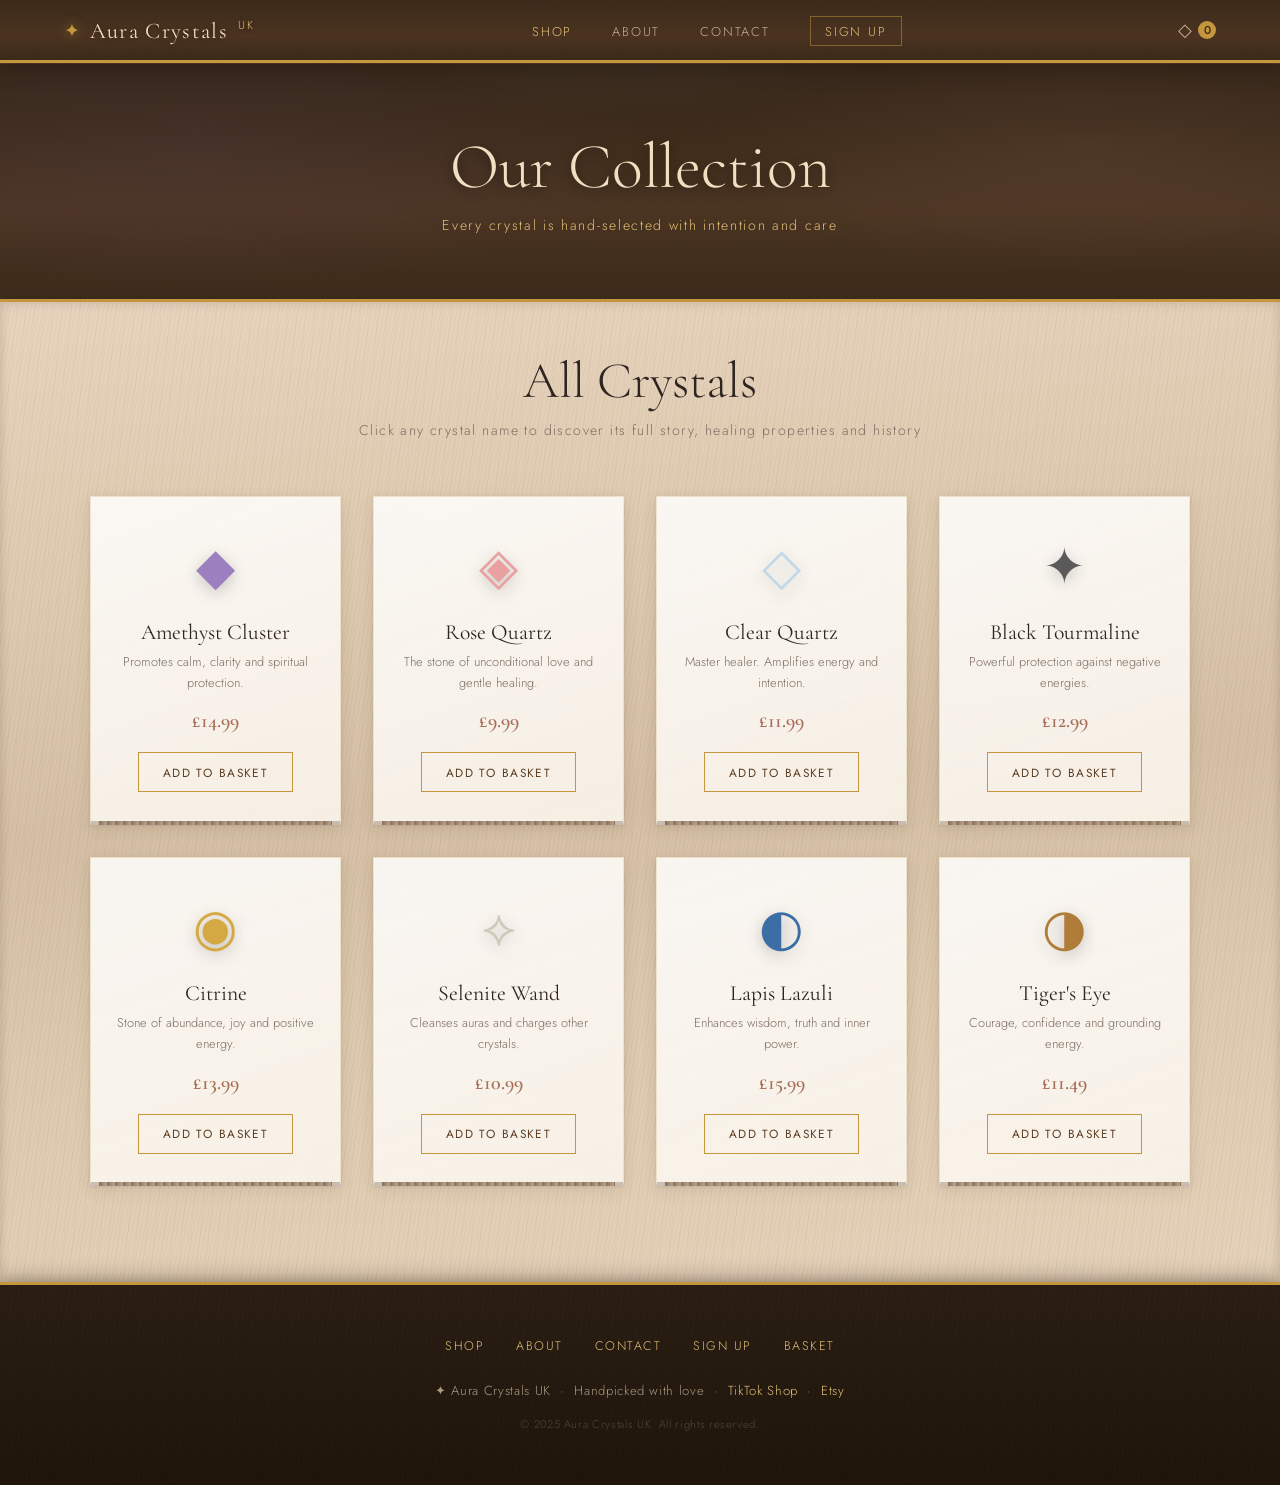
<file: shop.html>
<!DOCTYPE html>
<html lang="en">
<head>
  <meta charset="UTF-8" />
  <meta name="viewport" content="width=device-width, initial-scale=1.0" />
  <title>Shop – Aura Crystals UK</title>
  <link rel="stylesheet" href="style.css" />
  <link href="https://fonts.googleapis.com/css2?family=Cormorant+Garamond:ital,wght@0,300;0,400;0,600;1,300;1,400&family=Jost:wght@200;300;400;500&display=swap" rel="stylesheet" />
</head>
<body>

  <div class="bg-scene">
    <div class="bg-crystal bgc-1"></div>
    <div class="bg-crystal bgc-2"></div>
    <div class="bg-crystal bgc-3"></div>
    <div class="bg-crystal bgc-4"></div>
    <div class="bg-crystal bgc-5"></div>
    <div class="bg-crystal bgc-6"></div>
  </div>

  <nav class="navbar">
    <a href="index.html" class="nav-logo">
      <span class="logo-icon">✦</span>
      <span class="logo-text">Aura Crystals <span class="logo-uk">UK</span></span>
    </a>
    <ul class="nav-links">
      <li><a href="shop.html" class="active">Shop</a></li>
      <li><a href="about.html">About</a></li>
      <li><a href="contact.html">Contact</a></li>
      <li><a href="signup.html" class="nav-highlight">Sign Up</a></li>
    </ul>
    <button class="nav-hamburger" id="navHamburger" aria-label="Open menu" onclick="toggleMobileNav()">
      <span></span><span></span><span></span>
    </button>
    <a href="cart.html" class="nav-cart">
      <span class="cart-icon">◇</span>
      <span class="cart-count" id="cartCount">0</span>
    </a>
  </nav>

  <div class="page-hero">
    <h1>Our Collection</h1>
    <p>Every crystal is hand-selected with intention and care</p>
  </div>

  <section class="shop-full wood-section">
    <div class="section-header">
      <h2>All Crystals</h2>
      <p>Click any crystal name to discover its full story, healing properties and history</p>
    </div>
    <div class="product-grid" id="productGrid"></div>
  </section>

  <footer class="footer">
    <div class="footer-links">
      <a href="shop.html">Shop</a>
      <a href="about.html">About</a>
      <a href="contact.html">Contact</a>
      <a href="signup.html">Sign Up</a>
      <a href="cart.html">Basket</a>
    </div>
    <p>✦ Aura Crystals UK &nbsp;·&nbsp; Handpicked with love &nbsp;·&nbsp;
      <a href="#">TikTok Shop</a> &nbsp;·&nbsp; <a href="#">Etsy</a>
    </p>
    <p class="footer-small">© 2025 Aura Crystals UK. All rights reserved.</p>
  </footer>

  <div class="toast" id="toast">Added to basket ✦</div>

  <script src="script.js"></script>
</body>
</html>
</file>
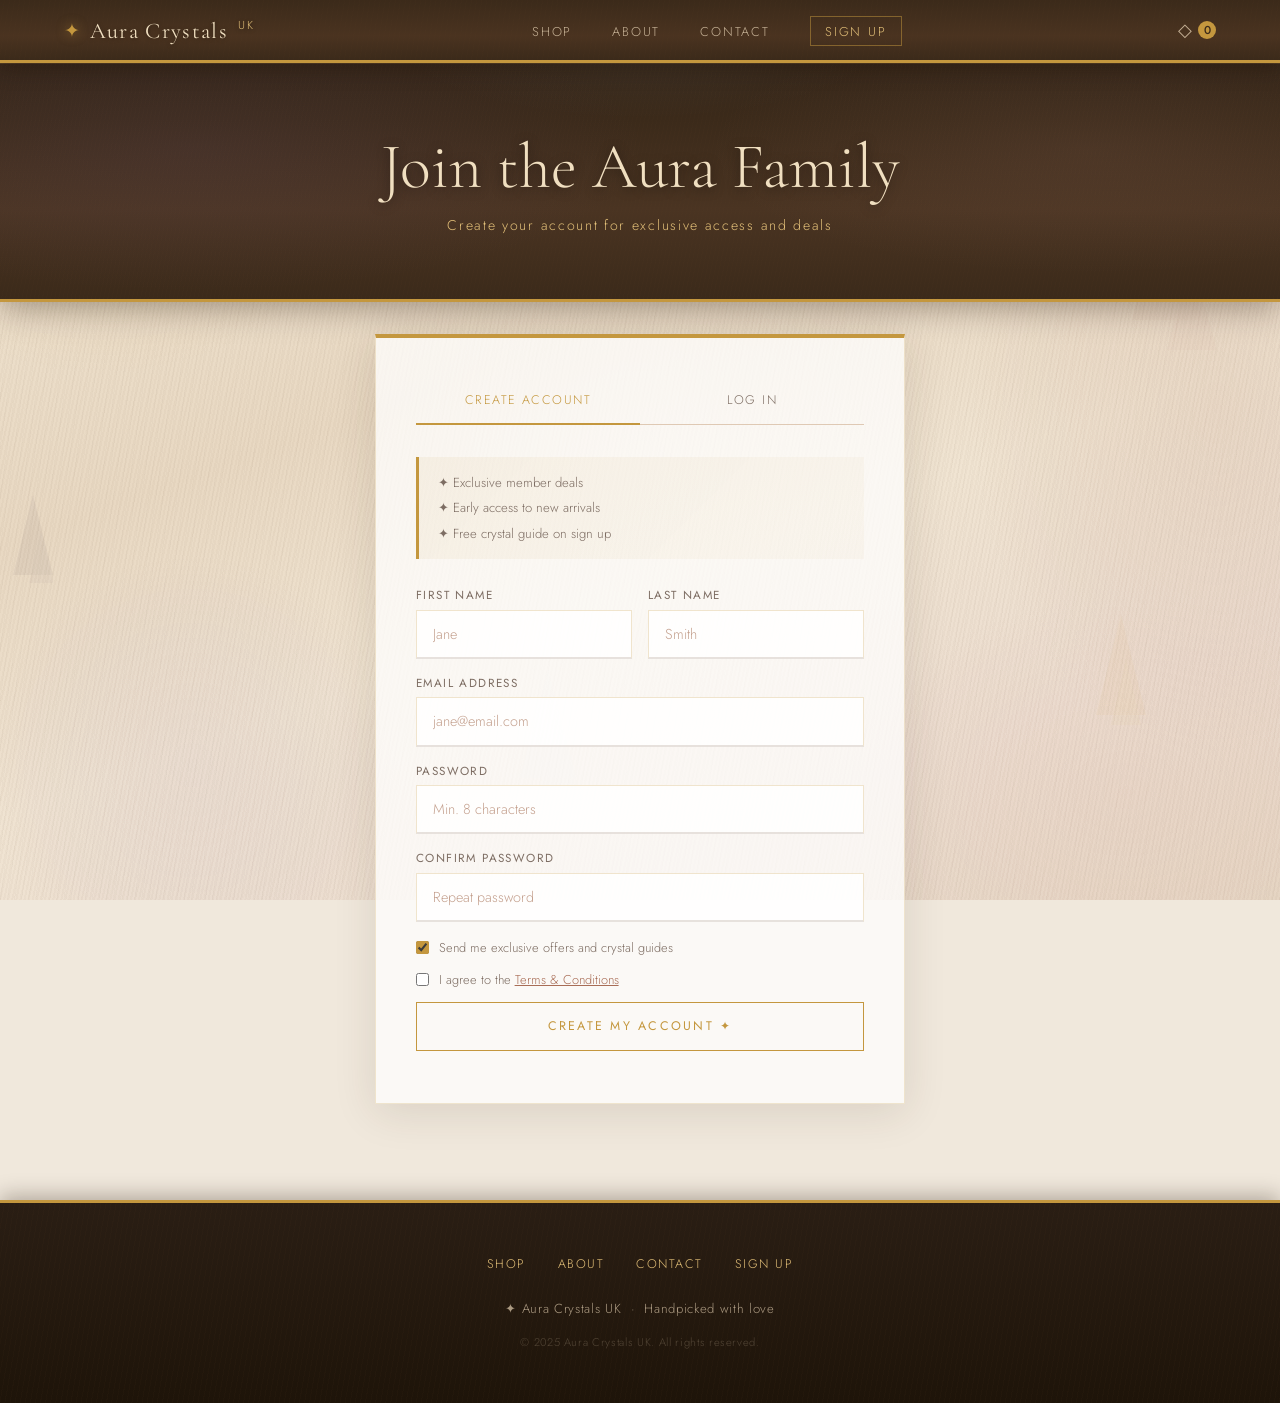
<file: signup.html>
<!DOCTYPE html>
<html lang="en">
<head>
  <meta charset="UTF-8" />
  <meta name="viewport" content="width=device-width, initial-scale=1.0" />
  <title>Sign Up – Aura Crystals UK</title>
  <link rel="stylesheet" href="style.css" />
  <link href="https://fonts.googleapis.com/css2?family=Cormorant+Garamond:ital,wght@0,300;0,400;1,300&family=Jost:wght@300;400;500&display=swap" rel="stylesheet" />
</head>
<body>
  <div class="bg-scene">
    <div class="bg-crystal bgc-1"></div>
    <div class="bg-crystal bgc-2"></div>
    <div class="bg-crystal bgc-3"></div>
    <div class="bg-crystal bgc-4"></div>
    <div class="bg-crystal bgc-5"></div>
    <div class="bg-crystal bgc-6"></div>
  </div>

  <nav class="navbar">
    <a href="index.html" class="nav-logo">
      <span class="logo-icon">✦</span>
      <span class="logo-text">Aura Crystals <span class="logo-uk">UK</span></span>
    </a>
    <ul class="nav-links">
      <li><a href="shop.html">Shop</a></li>
      <li><a href="about.html">About</a></li>
      <li><a href="contact.html">Contact</a></li>
      <li><a href="signup.html" class="nav-highlight active">Sign Up</a></li>
    </ul>
    <button class="nav-hamburger" id="navHamburger" aria-label="Open menu" onclick="toggleMobileNav()">
      <span></span><span></span><span></span>
    </button>
    <a href="cart.html" class="nav-cart">
      <span class="cart-icon">◇</span>
      <span class="cart-count" id="cartCount">0</span>
    </a>
  </nav>

  <div class="page-hero">
    <h1>Join the Aura Family</h1>
    <p>Create your account for exclusive access and deals</p>
  </div>

  <section class="signup-page">
    <div class="auth-container">
      <div class="auth-tabs">
        <button class="auth-tab active" id="tabSignup" onclick="switchTab('signup')">Create Account</button>
        <button class="auth-tab" id="tabLogin" onclick="switchTab('login')">Log In</button>
      </div>

      <div class="auth-form" id="formSignup">
        <div class="auth-perks">
          <span>✦ Exclusive member deals</span>
          <span>✦ Early access to new arrivals</span>
          <span>✦ Free crystal guide on sign up</span>
        </div>
        <form id="signupForm">
          <div class="form-row">
            <div class="form-group">
              <label>First Name</label>
              <input type="text" id="signupFirst" placeholder="Jane" required />
            </div>
            <div class="form-group">
              <label>Last Name</label>
              <input type="text" id="signupLast" placeholder="Smith" required />
            </div>
          </div>
          <div class="form-group">
            <label>Email Address</label>
            <input type="email" id="signupEmail" placeholder="jane@email.com" required />
          </div>
          <div class="form-group">
            <label>Password</label>
            <input type="password" id="signupPassword" placeholder="Min. 8 characters" required />
          </div>
          <div class="form-group">
            <label>Confirm Password</label>
            <input type="password" id="signupConfirm" placeholder="Repeat password" required />
          </div>
          <div class="form-check">
            <input type="checkbox" id="signupNewsletter" checked />
            <label for="signupNewsletter">Send me exclusive offers and crystal guides</label>
          </div>
          <div class="form-check">
            <input type="checkbox" id="signupTerms" required />
            <label for="signupTerms">I agree to the <a href="#">Terms &amp; Conditions</a></label>
          </div>
          <button type="submit" class="btn-primary full-width">Create My Account ✦</button>
          <p class="form-confirm" id="signupConfirmMsg"></p>
        </form>
      </div>

      <div class="auth-form hidden" id="formLogin">
        <form id="loginForm">
          <div class="form-group">
            <label>Email Address</label>
            <input type="email" id="loginEmail" placeholder="jane@email.com" required />
          </div>
          <div class="form-group">
            <label>Password</label>
            <input type="password" id="loginPassword" placeholder="Your password" required />
          </div>
          <button type="submit" class="btn-primary full-width">Log In</button>
          <p class="form-confirm" id="loginConfirmMsg"></p>
          <p class="auth-switch">Forgot your password? <a href="#">Reset it here</a></p>
        </form>
      </div>
    </div>
  </section>

  <footer class="footer">
    <div class="footer-links">
      <a href="shop.html">Shop</a>
      <a href="about.html">About</a>
      <a href="contact.html">Contact</a>
      <a href="signup.html">Sign Up</a>
    </div>
    <p>✦ Aura Crystals UK &nbsp;·&nbsp; Handpicked with love</p>
    <p class="footer-small">© 2025 Aura Crystals UK. All rights reserved.</p>
  </footer>

  <script src="script.js"></script>
</body>
</html>
</file>
<file: style.css>
/* =============================================
   AURA CRYSTALS UK — style.css
   ============================================= */

   @import url('https://fonts.googleapis.com/css2?family=Cormorant+Garamond:ital,wght@0,300;0,400;0,600;1,300;1,400&family=Jost:wght@200;300;400;500&display=swap');

   :root {
     --cream:        #f7f2ec;
     --parchment:    #ede4d6;
     --blush:        #dfc9b4;
     --muted-rose:   #c4a08e;
     --stone:        #7d6d63;
     --deep:         #2e2520;
     --accent:       #a86d56;
     --gold:         #c4973e;
     --gold-light:   #e2bf78;
     --wood-dark:    #3b2a1a;
     --wood-mid:     #5c3d22;
     --wood-light:   #8b5e35;
     --font-display: 'Cormorant Garamond', serif;
     --font-body:    'Jost', sans-serif;
   }
   
   *, *::before, *::after { box-sizing: border-box; margin: 0; padding: 0; }
   html { scroll-behavior: smooth; }
   
   body {
     font-family: var(--font-body);
     color: var(--deep);
     min-height: 100vh;
     overflow-x: hidden;
     background-color: #f0e8dc;
   }
   
   body::before {
     content: '';
     position: fixed; inset: 0; z-index: 0; pointer-events: none;
     background-image:
       repeating-linear-gradient(102deg, transparent, transparent 2px, rgba(92,61,34,0.03) 2px, rgba(92,61,34,0.03) 4px),
       repeating-linear-gradient(98deg, transparent, transparent 6px, rgba(59,42,26,0.025) 6px, rgba(59,42,26,0.025) 7px),
       repeating-linear-gradient(105deg, transparent, transparent 12px, rgba(139,94,53,0.015) 12px, rgba(139,94,53,0.015) 13px),
       linear-gradient(160deg, #f5ece0 0%, #ede0cc 20%, #e8d8c2 40%, #f0e4d2 60%, #ecddd0 80%, #e6d6c4 100%);
   }
   
   body::after {
     content: '';
     position: fixed; inset: 0; z-index: 0; pointer-events: none;
     background-image:
       radial-gradient(ellipse 420px 380px at 8% 12%, rgba(196,151,62,0.09) 0%, rgba(196,151,62,0.04) 50%, transparent 70%),
       radial-gradient(ellipse 350px 500px at 95% 45%, rgba(168,109,86,0.1) 0%, rgba(168,109,86,0.04) 50%, transparent 70%),
       radial-gradient(ellipse 300px 300px at 15% 85%, rgba(148,120,180,0.07) 0%, rgba(148,120,180,0.03) 50%, transparent 70%),
       radial-gradient(ellipse 400px 280px at 88% 88%, rgba(220,160,150,0.08) 0%, rgba(220,160,150,0.03) 50%, transparent 70%),
       radial-gradient(ellipse 500px 400px at 50% 50%, rgba(255,255,255,0.12) 0%, transparent 60%);
   }
   
   /* BG CRYSTALS */
   .bg-scene { position: fixed; inset: 0; z-index: 0; pointer-events: none; overflow: hidden; }
   .bg-crystal { position: absolute; opacity: 0; animation: crystalFloat 20s ease-in-out infinite; }
   .bg-crystal::before, .bg-crystal::after { content: ''; position: absolute; top: 0; left: 0; }
   
   .bgc-1 { top: 4%; left: 2%; width: 180px; height: 280px; opacity: 0.12; animation-duration: 22s; animation-delay: 0s; }
   .bgc-1::before { width:0; height:0; border-left:50px solid transparent; border-right:50px solid transparent; border-bottom:160px solid rgba(148,110,190,0.5); left:20px; }
   .bgc-1::after  { width:0; height:0; border-left:35px solid transparent; border-right:35px solid transparent; border-bottom:120px solid rgba(168,130,210,0.4); left:55px; top:60px; }
   
   .bgc-2 { top: 20%; right: 3%; width: 120px; height: 200px; opacity: 0.1; animation-duration: 18s; animation-delay: -6s; }
   .bgc-2::before { width:0; height:0; border-left:35px solid transparent; border-right:35px solid transparent; border-bottom:140px solid rgba(220,160,150,0.6); left:10px; }
   .bgc-2::after  { width:0; height:0; border-left:25px solid transparent; border-right:25px solid transparent; border-bottom:90px solid rgba(200,140,130,0.4); left:45px; top:80px; }
   
   .bgc-3 { bottom: 8%; left: 40%; width: 100px; height: 160px; opacity: 0.08; animation-duration: 25s; animation-delay: -12s; }
   .bgc-3::before { width:0; height:0; border-left:28px solid transparent; border-right:28px solid transparent; border-bottom:110px solid rgba(200,220,240,0.7); left:8px; }
   .bgc-3::after  { width:0; height:0; border-left:18px solid transparent; border-right:18px solid transparent; border-bottom:70px solid rgba(180,210,230,0.5); left:28px; top:50px; }
   
   .bgc-4 { bottom: 15%; right: 8%; width: 90px; height: 150px; opacity: 0.1; animation-duration: 19s; animation-delay: -4s; }
   .bgc-4::before { width:0; height:0; border-left:25px solid transparent; border-right:25px solid transparent; border-bottom:100px solid rgba(210,170,60,0.5); left:8px; }
   .bgc-4::after  { width:0; height:0; border-left:15px solid transparent; border-right:15px solid transparent; border-bottom:65px solid rgba(230,190,80,0.4); left:23px; top:45px; }
   
   .bgc-5 { top: 55%; left: 1%; width: 70px; height: 120px; opacity: 0.09; animation-duration: 28s; animation-delay: -9s; }
   .bgc-5::before { width:0; height:0; border-left:20px solid transparent; border-right:20px solid transparent; border-bottom:80px solid rgba(60,50,70,0.6); }
   .bgc-5::after  { width:0; height:0; border-left:12px solid transparent; border-right:12px solid transparent; border-bottom:50px solid rgba(80,65,95,0.4); left:16px; top:38px; }
   
   .bgc-6 { top: 6%; right: 20%; width: 60px; height: 100px; opacity: 0.07; animation-duration: 16s; animation-delay: -14s; }
   .bgc-6::before { width:0; height:0; border-left:18px solid transparent; border-right:18px solid transparent; border-bottom:70px solid rgba(230,220,210,0.8); }
   .bgc-6::after  { width:0; height:0; border-left:11px solid transparent; border-right:11px solid transparent; border-bottom:45px solid rgba(210,200,190,0.5); left:14px; top:32px; }
   
   @keyframes crystalFloat {
     0%   { transform: translateY(0px) rotate(0deg); }
     25%  { transform: translateY(-14px) rotate(2deg); }
     50%  { transform: translateY(-8px) rotate(-1deg); }
     75%  { transform: translateY(-18px) rotate(1.5deg); }
     100% { transform: translateY(0px) rotate(0deg); }
   }
   
   /* WOOD DIVIDER */
   .wood-divider {
     position: relative; z-index: 1; height: 6px;
     background: linear-gradient(90deg, var(--wood-dark) 0%, var(--wood-mid) 15%, var(--wood-light) 30%, #a07040 45%, var(--wood-light) 55%, var(--wood-mid) 70%, var(--wood-dark) 85%, var(--wood-mid) 100%);
     box-shadow: 0 2px 8px rgba(30,15,5,0.25), inset 0 1px 0 rgba(255,200,120,0.2), inset 0 -1px 0 rgba(0,0,0,0.3);
   }
   .wood-divider::before {
     content: ''; position: absolute; inset: 0;
     background: repeating-linear-gradient(90deg, transparent, transparent 18px, rgba(0,0,0,0.04) 18px, rgba(0,0,0,0.04) 19px);
   }
   
   /* WOOD SECTION */
   .wood-section {
     position: relative; z-index: 1;
     background:
       repeating-linear-gradient(100deg, transparent, transparent 3px, rgba(92,61,34,0.04) 3px, rgba(92,61,34,0.04) 4px),
       repeating-linear-gradient(96deg, transparent, transparent 8px, rgba(59,42,26,0.03) 8px, rgba(59,42,26,0.03) 9px),
       linear-gradient(175deg, #e8d4be 0%, #ddc9ae 30%, #d4bfa4 50%, #ddc9ae 70%, #e5d2ba 100%);
     box-shadow: inset 0 2px 12px rgba(59,42,26,0.12), inset 0 -2px 8px rgba(59,42,26,0.08);
   }
   .wood-section::before {
     content: ''; position: absolute; inset: 0;
     background: repeating-linear-gradient(90deg, transparent, transparent 60px, rgba(255,200,120,0.02) 60px, rgba(255,200,120,0.02) 62px);
     pointer-events: none;
   }
   
   /* NAVBAR */
   .navbar {
     position: fixed; top: 0; left: 0; right: 0; z-index: 100;
     display: flex; align-items: center; justify-content: space-between;
     padding: 1rem 4rem;
     background:
       repeating-linear-gradient(100deg, transparent, transparent 4px, rgba(92,61,34,0.05) 4px, rgba(92,61,34,0.05) 5px),
       linear-gradient(180deg, #3b2a1a 0%, #4a3320 60%, #3b2a1a 100%);
     border-bottom: 3px solid var(--gold);
     box-shadow: 0 4px 20px rgba(30,15,5,0.4), 0 1px 0 rgba(255,200,100,0.15);
   }
   .nav-logo { display: flex; align-items: center; gap: 0.6rem; text-decoration: none; }
   .logo-icon { color: var(--gold); font-size: 1.2rem; animation: spin-slow 10s linear infinite; display: inline-block; filter: drop-shadow(0 0 6px rgba(196,151,62,0.6)); }
   @keyframes spin-slow { from { transform: rotate(0deg); } to { transform: rotate(360deg); } }
   .logo-text { font-family: var(--font-display); font-size: 1.4rem; font-weight: 400; color: #f0dfc0; letter-spacing: 0.06em; text-shadow: 0 1px 4px rgba(0,0,0,0.4); }
   .logo-uk { font-size: 0.72rem; font-family: var(--font-body); font-weight: 300; letter-spacing: 0.18em; color: var(--gold-light); margin-left: 4px; vertical-align: super; }
   .nav-links { display: flex; list-style: none; gap: 2.5rem; }
   .nav-links a { font-family: var(--font-body); font-size: 0.8rem; font-weight: 300; letter-spacing: 0.14em; text-transform: uppercase; color: rgba(240,220,190,0.75); text-decoration: none; transition: color 0.3s; }
   .nav-links a:hover, .nav-links a.active { color: var(--gold-light); }
   .nav-highlight { color: var(--gold-light) !important; border: 1px solid rgba(196,151,62,0.5); padding: 0.3rem 0.9rem; }
   .nav-cart { display: flex; align-items: center; gap: 0.35rem; cursor: pointer; font-size: 1.1rem; color: rgba(240,220,190,0.75); text-decoration: none; transition: color 0.3s, transform 0.2s; }
   .nav-cart:hover { color: var(--gold-light); }
   .cart-count { font-family: var(--font-body); font-size: 0.72rem; font-weight: 500; background: var(--gold); color: var(--wood-dark); width: 18px; height: 18px; border-radius: 50%; display: flex; align-items: center; justify-content: center; }
   
   /* BUTTONS */
   .btn-primary {
     display: inline-block; padding: 0.9rem 2.4rem;
     background: transparent; border: 1px solid var(--gold); color: var(--gold);
     font-family: var(--font-body); font-size: 0.78rem; font-weight: 400;
     letter-spacing: 0.18em; text-transform: uppercase; text-decoration: none;
     cursor: pointer; transition: background 0.3s, color 0.3s, box-shadow 0.3s; position: relative;
   }
   .btn-primary:hover { background: var(--gold); color: var(--wood-dark); box-shadow: 0 4px 20px rgba(196,151,62,0.3); }
   .btn-secondary {
     display: inline-block; padding: 0.9rem 2.4rem;
     background: transparent; border: 1px solid rgba(196,151,62,0.35); color: var(--stone);
     font-family: var(--font-body); font-size: 0.78rem; font-weight: 300;
     letter-spacing: 0.18em; text-transform: uppercase; text-decoration: none;
     cursor: pointer; transition: border-color 0.3s, color 0.3s;
   }
   .btn-secondary:hover { border-color: var(--gold); color: var(--gold); }
   .hero-btns .btn-primary  { opacity: 0; animation: fadeUp 0.8s ease forwards 0.9s; }
   .hero-btns .btn-secondary { opacity: 0; animation: fadeUp 0.8s ease forwards 1.1s; }
   .full-width { width: 100%; text-align: center; }
   
   /* PAGE HERO */
   .page-hero {
     position: relative; z-index: 1; padding: 8rem 4rem 4rem; text-align: center;
     background:
       repeating-linear-gradient(102deg, transparent, transparent 3px, rgba(92,61,34,0.06) 3px, rgba(92,61,34,0.06) 4px),
       linear-gradient(180deg, #2e2218 0%, #3b2a1a 40%, #4a3422 70%, #3b2a1a 100%);
     border-bottom: 3px solid var(--gold);
     box-shadow: 0 6px 30px rgba(30,15,5,0.35);
   }
   .page-hero::before {
     content: ''; position: absolute; inset: 0;
     background:
       radial-gradient(ellipse 60% 80% at 15% 50%, rgba(148,110,190,0.08) 0%, transparent 60%),
       radial-gradient(ellipse 50% 70% at 85% 50%, rgba(220,160,150,0.08) 0%, transparent 60%),
       radial-gradient(ellipse 40% 60% at 50% 10%, rgba(200,230,255,0.06) 0%, transparent 50%);
     pointer-events: none;
   }
   .page-hero h1 { font-family: var(--font-display); font-size: clamp(2.5rem, 5vw, 4.5rem); font-weight: 300; color: #f0dfc0; margin-bottom: 0.6rem; text-shadow: 0 2px 12px rgba(0,0,0,0.4); position: relative; }
   .page-hero p  { font-size: 0.88rem; font-weight: 300; color: var(--gold-light); letter-spacing: 0.12em; position: relative; }
   
   /* HERO */
   .hero {
     position: relative; z-index: 1; min-height: 100vh;
     display: grid; grid-template-columns: 1fr 1fr; align-items: center; padding: 8rem 5rem 5rem; gap: 4rem;
     background:
       repeating-linear-gradient(100deg, transparent, transparent 4px, rgba(92,61,34,0.05) 4px, rgba(92,61,34,0.05) 5px),
       repeating-linear-gradient(96deg, transparent, transparent 10px, rgba(59,42,26,0.035) 10px, rgba(59,42,26,0.035) 11px),
       linear-gradient(145deg, #2a1e14 0%, #3b2a1a 20%, #4a3320 45%, #3e2c1c 65%, #2e2218 100%);
     overflow: hidden;
   }
   .hero::before {
     content: ''; position: absolute; inset: 0;
     background:
       radial-gradient(ellipse 45% 60% at 5% 20%, rgba(148,110,190,0.12) 0%, transparent 60%),
       radial-gradient(ellipse 35% 50% at 95% 15%, rgba(200,230,255,0.1) 0%, transparent 55%),
       radial-gradient(ellipse 30% 40% at 80% 80%, rgba(220,160,150,0.1) 0%, transparent 55%),
       radial-gradient(ellipse 40% 50% at 30% 75%, rgba(210,170,60,0.08) 0%, transparent 55%),
       radial-gradient(ellipse 50% 60% at 55% 40%, rgba(255,255,255,0.04) 0%, transparent 50%);
     pointer-events: none;
   }
   .hero-eyebrow { font-family: var(--font-body); font-size: 0.72rem; font-weight: 300; letter-spacing: 0.22em; text-transform: uppercase; color: var(--gold-light); margin-bottom: 1.5rem; opacity: 0; animation: fadeUp 0.8s ease forwards 0.3s; }
   .hero-title { font-family: var(--font-display); font-size: clamp(3.2rem, 6vw, 5.8rem); font-weight: 300; line-height: 1.08; color: #f0dfc0; margin-bottom: 1.5rem; opacity: 0; animation: fadeUp 0.8s ease forwards 0.5s; text-shadow: 0 2px 20px rgba(0,0,0,0.5); }
   .hero-title em { font-style: italic; color: var(--gold-light); text-shadow: 0 0 30px rgba(196,151,62,0.4); }
   .hero-sub { font-size: 0.95rem; font-weight: 300; line-height: 1.8; color: rgba(240,220,185,0.75); max-width: 400px; margin-bottom: 2.8rem; opacity: 0; animation: fadeUp 0.8s ease forwards 0.7s; }
   .hero-btns { display: flex; gap: 1rem; flex-wrap: wrap; }
   .hero-visual { display: flex; align-items: center; justify-content: center; opacity: 0; animation: fadeIn 1.4s ease forwards 0.8s; position: relative; }
   .hero-visual::before { content: ''; position: absolute; bottom: -20px; left: 50%; transform: translateX(-50%); width: 280px; height: 18px; background: linear-gradient(180deg, rgba(59,42,26,0.6) 0%, rgba(30,18,8,0.8) 100%); border-radius: 2px; box-shadow: 0 8px 20px rgba(0,0,0,0.5); filter: blur(2px); }
   .crystal-display { position: relative; width: 320px; height: 340px; }
   .crystal { position: absolute; animation: float 6s ease-in-out infinite; filter: drop-shadow(0 8px 16px rgba(0,0,0,0.4)); }
   .c1 { top: 8%; left: 12%; font-size: 4rem; color: #c49ed4; animation-delay: 0s; text-shadow: 0 0 20px rgba(148,110,190,0.6), 0 0 40px rgba(148,110,190,0.3); }
   .c2 { top: 5%; right: 8%; font-size: 2.8rem; color: var(--gold-light); animation-delay: -1.5s; text-shadow: 0 0 18px rgba(196,151,62,0.7), 0 0 35px rgba(196,151,62,0.3); }
   .c3 { bottom: 18%; left: 8%; font-size: 2.2rem; color: #e8a0a0; animation-delay: -3s; text-shadow: 0 0 15px rgba(220,140,130,0.6); }
   .c4 { bottom: 12%; right: 12%; font-size: 1.8rem; color: #c8e0f0; animation-delay: -4.5s; text-shadow: 0 0 12px rgba(180,210,240,0.6); }
   .crystal-display::before { content: '◈'; position: absolute; top: 50%; left: 50%; transform: translate(-50%, -50%); font-size: 7rem; color: rgba(255,255,255,0.12); text-shadow: 0 0 30px rgba(255,255,255,0.2), 0 0 60px rgba(196,151,62,0.15); animation: float 8s ease-in-out infinite; animation-delay: -2s; }
   @keyframes float { 0%, 100% { transform: translateY(0) rotate(0deg); } 50% { transform: translateY(-18px) rotate(6deg); } }
   
   /* FEATURES */
   .featured { position: relative; z-index: 1; padding: 6rem 4rem; background: repeating-linear-gradient(98deg, transparent, transparent 5px, rgba(92,61,34,0.025) 5px, rgba(92,61,34,0.025) 6px), linear-gradient(170deg, #ede4d6 0%, #e4d8c5 40%, #eae0d0 70%, #e6dac8 100%); box-shadow: inset 0 4px 15px rgba(59,42,26,0.08); }
   .features-grid { display: grid; grid-template-columns: repeat(auto-fill, minmax(210px, 1fr)); gap: 2rem; max-width: 960px; margin: 0 auto; }
   .feature-card { background: linear-gradient(145deg, rgba(255,255,255,0.75) 0%, rgba(255,250,242,0.6) 100%); border: 1px solid rgba(196,151,62,0.2); border-top: 3px solid rgba(196,151,62,0.4); padding: 2rem 1.5rem; text-align: center; transition: transform 0.35s, box-shadow 0.35s; box-shadow: 0 2px 12px rgba(59,42,26,0.08); }
   .feature-card:hover { transform: translateY(-6px); box-shadow: 0 12px 35px rgba(59,42,26,0.14); }
   .feature-icon { display: block; font-size: 2.2rem; color: var(--gold); margin-bottom: 1rem; filter: drop-shadow(0 2px 6px rgba(196,151,62,0.4)); }
   .feature-card h3 { font-family: var(--font-display); font-size: 1.25rem; font-weight: 400; color: var(--deep); margin-bottom: 0.5rem; }
   .feature-card p  { font-size: 0.82rem; font-weight: 300; color: var(--stone); line-height: 1.65; }
   
   /* SECTION HEADER */
   .section-header { text-align: center; margin-bottom: 3.5rem; }
   .section-header h2 { font-family: var(--font-display); font-size: clamp(2rem, 4vw, 3.2rem); font-weight: 300; color: var(--deep); margin-bottom: 0.5rem; }
   .section-header p  { font-size: 0.88rem; font-weight: 300; color: var(--stone); letter-spacing: 0.1em; }
   
   /* PRODUCT GRID */
   .shop-preview { position: relative; z-index: 1; padding: 6rem 4rem; }
   .shop-full { padding: 3rem 4rem 6rem; position: relative; z-index: 1; }
   .product-grid { display: grid; grid-template-columns: repeat(auto-fill, minmax(220px, 1fr)); gap: 2rem; max-width: 1100px; margin: 0 auto; }
   .product-card { background: linear-gradient(160deg, rgba(255,255,255,0.85) 0%, rgba(250,244,235,0.9) 100%); border: 1px solid rgba(196,151,62,0.18); border-bottom: 4px solid rgba(92,61,34,0.3); padding: 2rem 1.5rem 1.8rem; text-align: center; transition: transform 0.35s, box-shadow 0.35s; box-shadow: 0 4px 15px rgba(59,42,26,0.1), 0 1px 3px rgba(59,42,26,0.08); position: relative; }
   .product-card::after { content: ''; position: absolute; bottom: -4px; left: 8px; right: 8px; height: 4px; background: repeating-linear-gradient(90deg, rgba(92,61,34,0.6), rgba(92,61,34,0.4) 4px, rgba(139,94,53,0.5) 4px, rgba(139,94,53,0.3) 8px); }
   .product-card:hover { transform: translateY(-8px); box-shadow: 0 16px 40px rgba(59,42,26,0.18), 0 4px 12px rgba(59,42,26,0.1); }
   .product-icon  { font-size: 3.2rem; margin-bottom: 1rem; display: block; animation: float 5s ease-in-out infinite; filter: drop-shadow(0 4px 8px rgba(0,0,0,0.2)); }
   .product-name  { font-family: var(--font-display); font-size: 1.35rem; font-weight: 400; color: var(--deep); margin-bottom: 0.4rem; }
   .product-desc  { font-size: 0.8rem; font-weight: 300; color: var(--stone); line-height: 1.65; margin-bottom: 1rem; }
   .product-price { font-family: var(--font-display); font-size: 1.25rem; color: var(--accent); margin-bottom: 1.2rem; font-weight: 600; }
   .btn-add { padding: 0.65rem 1.5rem; background: transparent; border: 1px solid var(--gold); color: var(--wood-mid); font-family: var(--font-body); font-size: 0.74rem; font-weight: 400; letter-spacing: 0.12em; text-transform: uppercase; cursor: pointer; transition: background 0.3s, color 0.3s, box-shadow 0.3s; }
   .btn-add:hover { background: var(--gold); color: var(--wood-dark); box-shadow: 0 3px 12px rgba(196,151,62,0.3); }
   .view-all-wrap { text-align: center; margin-top: 3rem; }
   .product-card-link { display: block; text-decoration: none; color: inherit; cursor: pointer; }
   .product-card-link:hover .product-name { color: var(--accent); transition: color 0.3s; }
   
   /* SIGNUP BANNER */
   .signup-banner { position: relative; z-index: 1; padding: 5.5rem 4rem; text-align: center; background: repeating-linear-gradient(100deg, transparent, transparent 4px, rgba(92,61,34,0.06) 4px, rgba(92,61,34,0.06) 5px), linear-gradient(170deg, #2e2218 0%, #3b2a1a 35%, #4a3320 55%, #3b2a1a 75%, #2a1e14 100%); box-shadow: inset 0 4px 20px rgba(0,0,0,0.2); }
   .signup-banner::before { content: ''; position: absolute; inset: 0; background: radial-gradient(ellipse 50% 80% at 20% 50%, rgba(148,110,190,0.08) 0%, transparent 60%), radial-gradient(ellipse 40% 70% at 80% 50%, rgba(220,160,150,0.07) 0%, transparent 60%); pointer-events: none; }
   .signup-banner-inner h2 { font-family: var(--font-display); font-size: clamp(2rem, 4vw, 3rem); font-weight: 300; color: #f0dfc0; margin-bottom: 1rem; text-shadow: 0 2px 12px rgba(0,0,0,0.4); }
   .signup-banner-inner p  { font-size: 0.9rem; font-weight: 300; color: rgba(226,191,120,0.8); margin-bottom: 2rem; letter-spacing: 0.05em; }
   .signup-banner-inner .btn-primary { border-color: var(--gold); color: var(--gold-light); }
   .signup-banner-inner .btn-primary:hover { background: var(--gold); color: var(--wood-dark); }
   
   /* ABOUT PAGE */
   .about-page { padding: 3rem 4rem 6rem; position: relative; z-index: 1; }
   .about-page-inner { max-width: 820px; margin: 0 auto; }
   .about-block { margin-bottom: 3rem; padding: 2rem 2.5rem; background: linear-gradient(145deg, rgba(255,255,255,0.75), rgba(250,244,235,0.65)); border-left: 3px solid var(--gold); box-shadow: 0 2px 12px rgba(59,42,26,0.07); }
   .about-block h2 { font-family: var(--font-display); font-size: clamp(1.6rem, 3vw, 2.4rem); font-weight: 300; color: var(--deep); margin-bottom: 0.8rem; }
   .about-block p  { font-size: 0.92rem; font-weight: 300; line-height: 1.9; color: var(--stone); margin-bottom: 0.7rem; }
   .about-badges { display: flex; gap: 1.5rem; flex-wrap: wrap; justify-content: center; margin: 3rem 0; }
   .badge { width: 110px; height: 110px; border: 1px solid rgba(196,151,62,0.4); border-radius: 50%; display: flex; flex-direction: column; align-items: center; justify-content: center; text-align: center; gap: 0.35rem; background: rgba(255,255,255,0.6); box-shadow: 0 3px 12px rgba(59,42,26,0.1); }
   .badge span { color: var(--gold); font-size: 1.5rem; }
   .badge p { font-size: 0.65rem; font-weight: 300; letter-spacing: 0.1em; text-transform: uppercase; color: var(--stone); line-height: 1.4; }
   .about-cta { display: flex; gap: 1rem; flex-wrap: wrap; justify-content: center; margin-top: 3rem; }
   
   /* CONTACT PAGE */
   .contact-page { padding: 2rem 4rem 6rem; position: relative; z-index: 1; }
   .contact-page-inner { max-width: 1000px; margin: 0 auto; display: grid; grid-template-columns: 1fr 1.4fr; gap: 5rem; align-items: start; }
   .contact-info h2 { font-family: var(--font-display); font-size: 2rem; font-weight: 300; color: var(--deep); margin-bottom: 1rem; }
   .contact-info > p { font-size: 0.9rem; font-weight: 300; line-height: 1.8; color: var(--stone); margin-bottom: 2rem; }
   .contact-details { display: flex; flex-direction: column; gap: 1.2rem; }
   .contact-detail-item { display: flex; gap: 1rem; align-items: flex-start; padding: 1rem; background: rgba(255,255,255,0.5); border-left: 2px solid rgba(196,151,62,0.4); }
   .detail-icon { font-size: 1.2rem; color: var(--gold); margin-top: 2px; flex-shrink: 0; }
   .contact-detail-item strong { display: block; font-size: 0.78rem; font-weight: 500; letter-spacing: 0.1em; text-transform: uppercase; color: var(--deep); margin-bottom: 0.2rem; }
   .contact-detail-item p { font-size: 0.85rem; font-weight: 300; color: var(--stone); }
   
   /* FORMS */
   .contact-form-wrap, .contact-form { width: 100%; }
   .form-group { display: flex; flex-direction: column; gap: 0.4rem; margin-bottom: 1rem; }
   .form-group label { font-size: 0.73rem; font-weight: 400; letter-spacing: 0.12em; text-transform: uppercase; color: var(--stone); }
   .form-group input, .form-group textarea, .form-group select { background: rgba(255,255,255,0.85); border: 1px solid rgba(196,151,62,0.25); border-bottom: 2px solid rgba(92,61,34,0.15); padding: 0.82rem 1rem; font-family: var(--font-body); font-size: 0.9rem; font-weight: 300; color: var(--deep); outline: none; transition: border-color 0.3s, box-shadow 0.3s; resize: none; width: 100%; }
   .form-group input::placeholder, .form-group textarea::placeholder { color: var(--muted-rose); }
   .form-group input:focus, .form-group textarea:focus, .form-group select:focus { border-color: var(--gold); box-shadow: 0 2px 10px rgba(196,151,62,0.12); }
   .form-group select { appearance: none; cursor: pointer; color: var(--stone); }
   .form-row { display: grid; grid-template-columns: 1fr 1fr; gap: 1rem; }
   .form-confirm { font-size: 0.85rem; font-style: italic; color: var(--accent); text-align: center; margin-top: 0.8rem; }
   .contact-form .btn-primary { width: 100%; text-align: center; }
   
   /* SIGNUP PAGE */
   .signup-page { padding: 2rem 4rem 6rem; position: relative; z-index: 1; }
   .auth-container { max-width: 530px; margin: 0 auto; background: rgba(255,255,255,0.75); border: 1px solid rgba(196,151,62,0.22); border-top: 4px solid var(--gold); padding: 2.5rem; box-shadow: 0 8px 40px rgba(59,42,26,0.12); }
   .auth-tabs { display: flex; border-bottom: 1px solid var(--blush); margin-bottom: 2rem; }
   .auth-tab { flex: 1; padding: 0.85rem; background: none; border: none; font-family: var(--font-body); font-size: 0.78rem; font-weight: 300; letter-spacing: 0.12em; text-transform: uppercase; color: var(--stone); cursor: pointer; transition: color 0.3s; border-bottom: 2px solid transparent; margin-bottom: -1px; }
   .auth-tab.active { color: var(--gold); border-bottom-color: var(--gold); }
   .auth-form.hidden { display: none; }
   .auth-perks { display: flex; flex-direction: column; gap: 0.4rem; margin-bottom: 1.8rem; padding: 1rem 1.2rem; background: linear-gradient(135deg, rgba(196,151,62,0.08), rgba(196,151,62,0.04)); border-left: 3px solid var(--gold); }
   .auth-perks span { font-size: 0.82rem; font-weight: 300; color: var(--stone); }
   .form-check { display: flex; align-items: flex-start; gap: 0.6rem; margin-bottom: 0.8rem; }
   .form-check input[type="checkbox"] { margin-top: 3px; accent-color: var(--gold); cursor: pointer; }
   .form-check label { font-size: 0.8rem; font-weight: 300; color: var(--stone); line-height: 1.5; cursor: pointer; }
   .form-check label a { color: var(--accent); }
   .auth-switch { text-align: center; font-size: 0.82rem; font-weight: 300; color: var(--stone); margin-top: 1rem; }
   .auth-switch a { color: var(--accent); }
   
   /* CART PAGE */
   .cart-page { padding: 2rem 4rem 6rem; position: relative; z-index: 1; }
   .cart-page-inner { max-width: 1100px; margin: 0 auto; display: grid; grid-template-columns: 1fr 420px; gap: 4rem; align-items: start; }
   .cart-page-item { display: grid; grid-template-columns: auto 1fr auto auto auto; gap: 1.5rem; align-items: center; padding: 1.5rem 0; border-bottom: 1px solid rgba(196,151,62,0.15); }
   .cart-page-icon   { font-size: 2.5rem; filter: drop-shadow(0 2px 6px rgba(0,0,0,0.15)); }
   .cart-page-name   { font-family: var(--font-display); font-size: 1.2rem; font-weight: 300; color: var(--deep); }
   .cart-page-desc   { font-size: 0.8rem; font-weight: 300; color: var(--stone); }
   .cart-page-qty    { display: flex; align-items: center; gap: 0.6rem; }
   .qty-btn          { width: 28px; height: 28px; border: 1px solid rgba(196,151,62,0.3); background: none; color: var(--stone); font-size: 1rem; cursor: pointer; transition: border-color .3s, color .3s; }
   .qty-btn:hover    { border-color: var(--gold); color: var(--gold); }
   .qty-num          { font-size: 0.9rem; font-weight: 400; min-width: 20px; text-align: center; }
   .cart-page-price  { font-family: var(--font-display); font-size: 1.2rem; color: var(--accent); font-weight: 600; }
   .cart-page-remove { background: none; border: none; color: var(--muted-rose); cursor: pointer; font-size: 0.9rem; transition: color .3s; }
   .cart-page-remove:hover { color: var(--accent); }
   .cart-empty-msg   { font-size: 0.95rem; font-weight: 300; color: var(--stone); padding: 3rem 0; }
   .cart-empty-msg a { color: var(--accent); }
   
   .order-summary { background: rgba(255,255,255,0.75); border: 1px solid rgba(196,151,62,0.2); border-top: 4px solid var(--gold); padding: 2rem; position: sticky; top: 100px; box-shadow: 0 6px 25px rgba(59,42,26,0.1); }
   .order-summary h3 { font-family: var(--font-display); font-size: 1.5rem; font-weight: 300; color: var(--deep); margin-bottom: 1.5rem; padding-bottom: 0.8rem; border-bottom: 1px solid var(--blush); }
   .summary-row   { display: flex; justify-content: space-between; font-size: 0.88rem; font-weight: 300; color: var(--stone); padding: 0.5rem 0; }
   .summary-total { font-family: var(--font-display); font-size: 1.2rem; color: var(--deep); font-weight: 600; border-top: 1px solid var(--blush); margin-top: 0.5rem; padding-top: 1rem; }
   .checkout-section { margin-top: 2rem; padding-top: 2rem; border-top: 1px solid var(--blush); }
   .checkout-section h3 { font-family: var(--font-display); font-size: 1.3rem; font-weight: 300; color: var(--deep); margin-bottom: 1.2rem; }
   .payment-notice { background: rgba(196,151,62,0.07); border: 1px solid rgba(196,151,62,0.2); padding: 1rem; margin-bottom: 1.5rem; }
   .payment-notice p { font-size: 0.82rem; font-weight: 300; color: var(--stone); line-height: 1.6; }
   .payment-notice .payment-sub { margin-top: 0.5rem; font-size: 0.74rem; opacity: 0.8; }
   .checkout-btn { margin-top: 1rem; }
   .payment-icons { display: flex; gap: 0.8rem; flex-wrap: wrap; justify-content: center; margin-top: 1rem; }
   .payment-icons span { font-size: 0.68rem; font-weight: 500; letter-spacing: 0.06em; color: var(--stone); border: 1px solid rgba(196,151,62,0.3); padding: 0.25rem 0.6rem; }
   
   /* ORDER SUCCESS */
   .order-success { position: fixed; inset: 0; z-index: 200; background: rgba(30,18,8,0.65); backdrop-filter: blur(6px); display: flex; align-items: center; justify-content: center; }
   .order-success.hidden { display: none; }
   .success-inner { background: var(--cream); padding: 3rem; text-align: center; max-width: 440px; border: 1px solid rgba(196,151,62,0.3); border-top: 4px solid var(--gold); box-shadow: 0 20px 60px rgba(0,0,0,0.3); }
   .success-icon { display: block; font-size: 2.8rem; color: var(--gold); margin-bottom: 1rem; animation: pulse 2s ease-in-out infinite; filter: drop-shadow(0 0 12px rgba(196,151,62,0.5)); }
   @keyframes pulse { 0%,100%{transform:scale(1);}50%{transform:scale(1.15);} }
   .success-inner h2 { font-family: var(--font-display); font-size: 2.2rem; font-weight: 300; color: var(--deep); margin-bottom: 1rem; }
   .success-inner p  { font-size: 0.9rem; font-weight: 300; color: var(--stone); line-height: 1.7; margin-bottom: 2rem; }
   
   /* TOAST */
   .toast { position: fixed; bottom: 2rem; right: 2rem; z-index: 300; background: repeating-linear-gradient(100deg, transparent, transparent 4px, rgba(92,61,34,0.06) 4px, rgba(92,61,34,0.06) 5px), linear-gradient(135deg, #3b2a1a, #4a3320); color: var(--gold-light); padding: 0.85rem 1.6rem; font-size: 0.82rem; font-weight: 300; letter-spacing: 0.08em; border-left: 3px solid var(--gold); box-shadow: 0 8px 25px rgba(30,15,5,0.4); opacity: 0; transform: translateY(12px); transition: opacity 0.3s, transform 0.3s; pointer-events: none; }
   .toast.show { opacity: 1; transform: translateY(0); }
   
   /* FOOTER */
   .footer { position: relative; z-index: 1; text-align: center; padding: 3rem 2rem; font-size: 0.82rem; font-weight: 300; letter-spacing: 0.05em; line-height: 2.2; background: repeating-linear-gradient(100deg, transparent, transparent 4px, rgba(92,61,34,0.06) 4px, rgba(92,61,34,0.06) 5px), linear-gradient(180deg, #2a1e14 0%, #1e1409 100%); border-top: 3px solid var(--gold); box-shadow: 0 -4px 20px rgba(30,15,5,0.3); color: rgba(230,210,180,0.7); }
   .footer-links { display: flex; gap: 2rem; justify-content: center; margin-bottom: 1rem; flex-wrap: wrap; }
   .footer-links a { color: rgba(226,191,120,0.6); text-decoration: none; font-size: 0.78rem; font-weight: 300; letter-spacing: 0.12em; text-transform: uppercase; transition: color .3s; }
   .footer-links a:hover { color: var(--gold-light); }
   .footer a { color: var(--gold-light); text-decoration: none; transition: opacity .3s; }
   .footer a:hover { opacity: 0.7; }
   .footer-small { font-size: 0.7rem; opacity: 0.35; margin-top: 0.4rem; }
   
   /* HAMBURGER */
.nav-hamburger { display: none; flex-direction: column; justify-content: center; gap: 5px; background: none; border: none; cursor: pointer; padding: 4px; z-index: 1001; }
.nav-hamburger span { display: block; width: 22px; height: 2px; background: var(--gold-light); border-radius: 2px; transition: transform 0.3s ease, opacity 0.3s ease; }
.nav-hamburger.open span:nth-child(1) { transform: translateY(7px) rotate(45deg); }
.nav-hamburger.open span:nth-child(2) { opacity: 0; transform: scaleX(0); }
.nav-hamburger.open span:nth-child(3) { transform: translateY(-7px) rotate(-45deg); }

   /* ANIMATIONS */
   @keyframes fadeUp { from { opacity: 0; transform: translateY(24px); } to { opacity: 1; transform: translateY(0); } }
   @keyframes fadeIn  { from { opacity: 0; } to { opacity: 1; } }

   /* RESPONSIVE */
   @media (max-width: 900px) {
     .navbar { padding: 1rem 1.5rem; }
     .nav-hamburger { display: flex; }
     .nav-links {
       display: none;
       position: fixed;
       inset: 0;
       background: rgba(20, 12, 5, 0.97);
       backdrop-filter: blur(10px);
       z-index: 1000;
       flex-direction: column;
       justify-content: center;
       align-items: center;
       gap: 2.5rem;
     }
.nav-links.mobile-open { display: flex; }
.nav-links.mobile-open li { list-style: none; }
.nav-links.mobile-open a { font-size: 1.3rem; letter-spacing: 0.1em; color: rgba(240,220,190,0.85); }
.nav-links.mobile-open a:hover, .nav-links.mobile-open a.active { color: var(--gold-light); }
.nav-links.mobile-open .nav-highlight { border-color: rgba(196,151,62,0.5); padding: 0.4rem 1.2rem; }

   }
</file>
